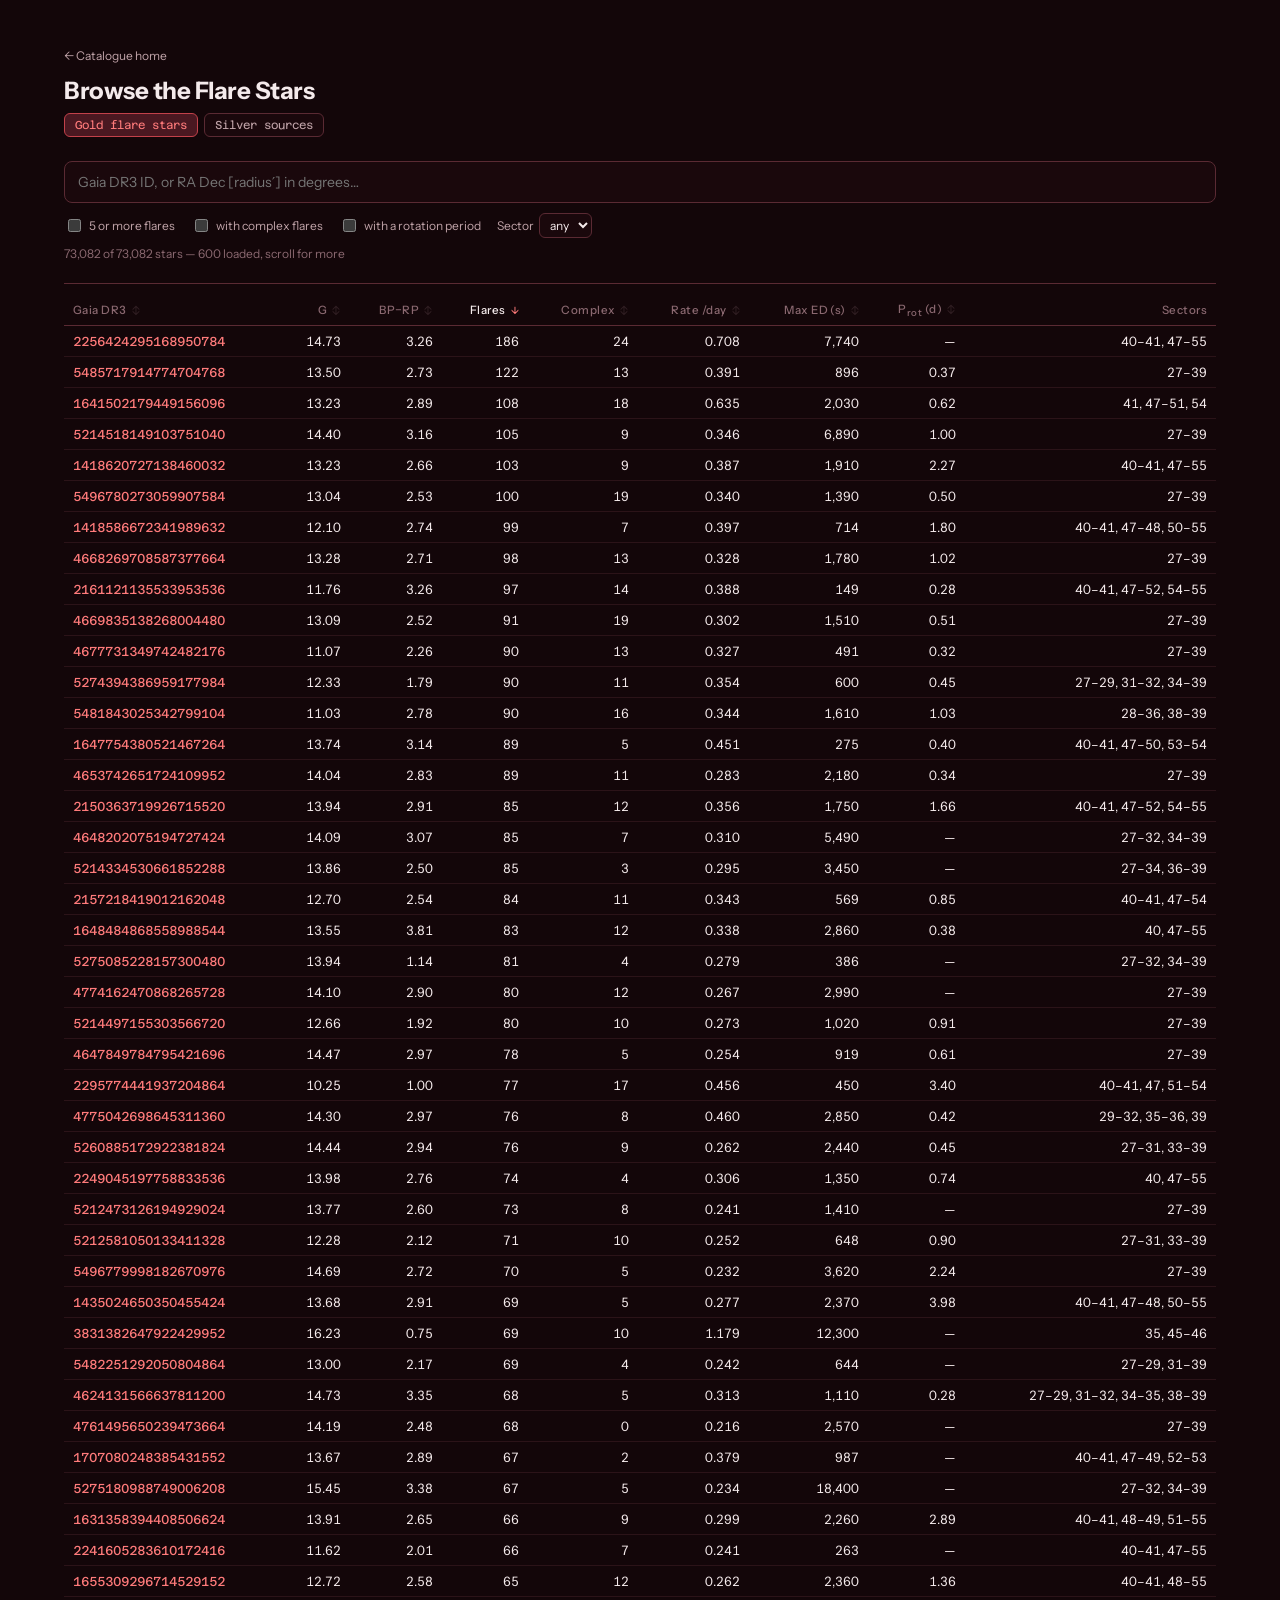
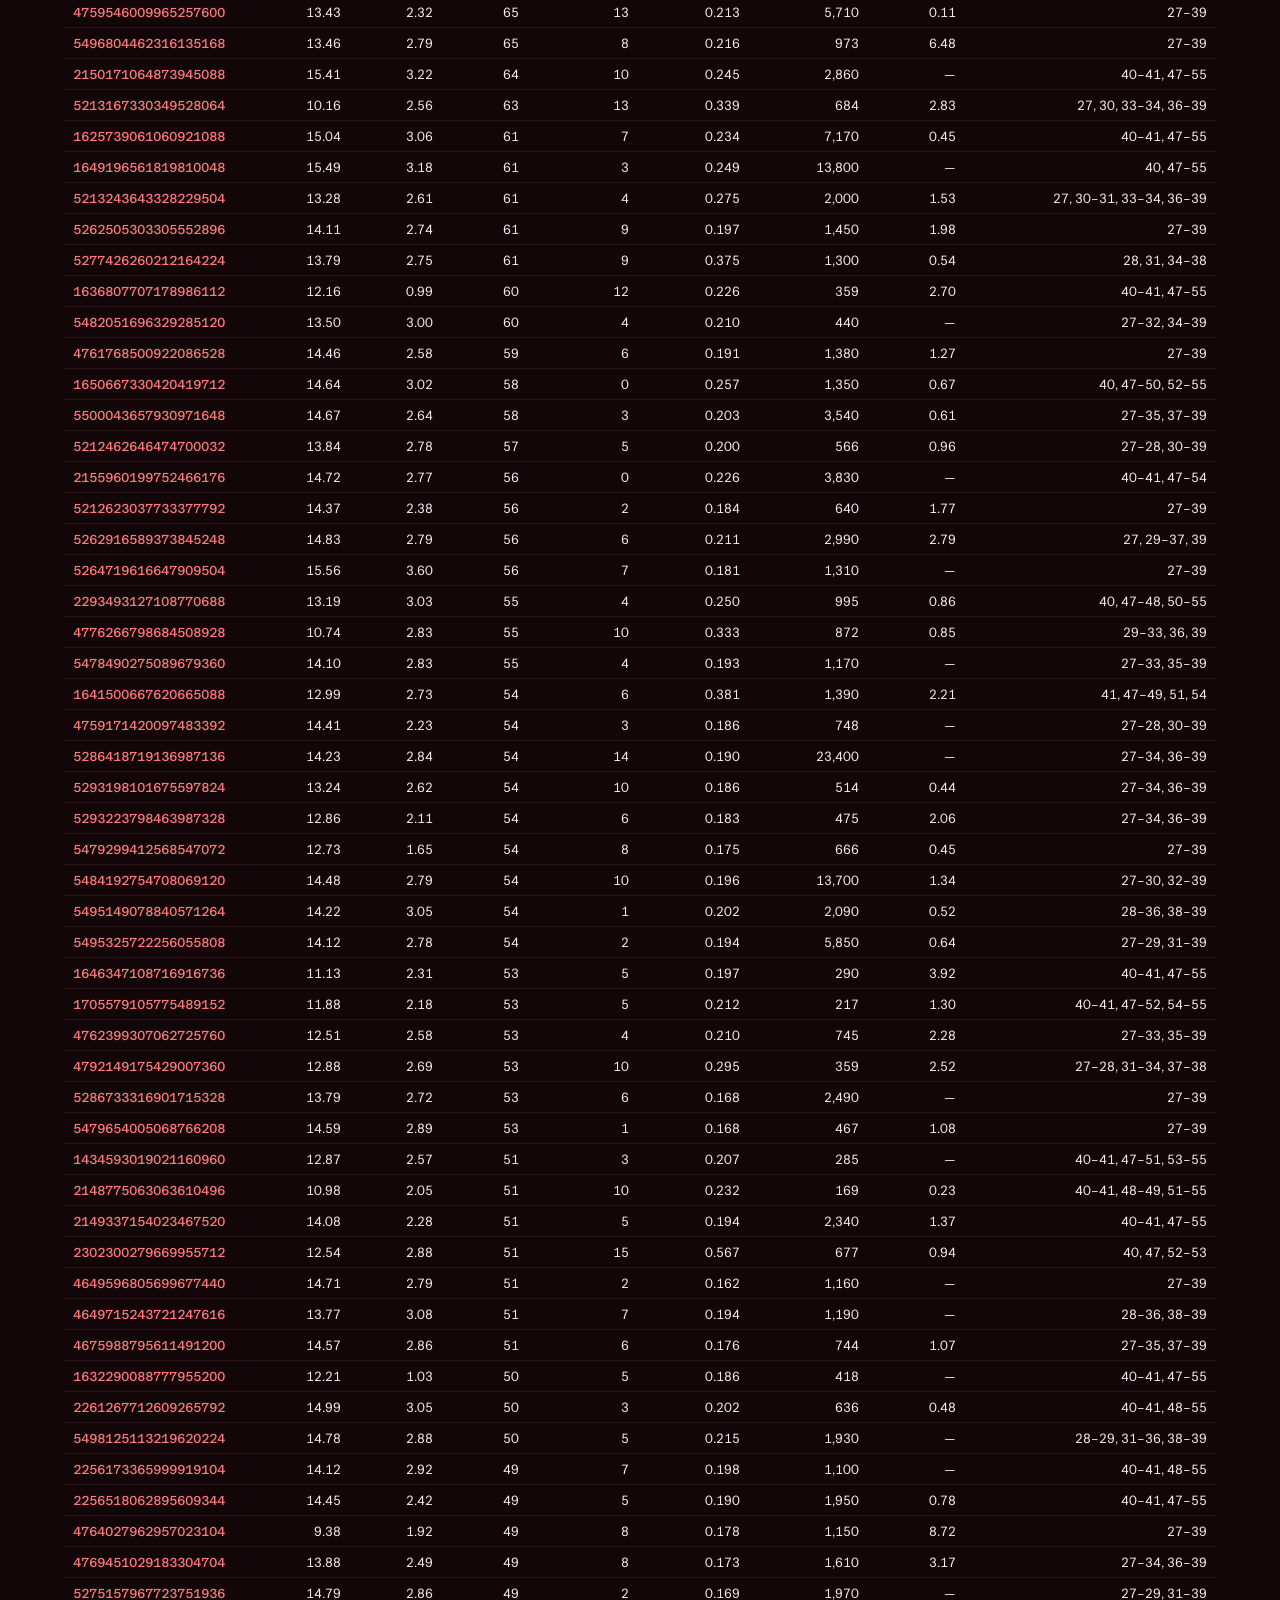
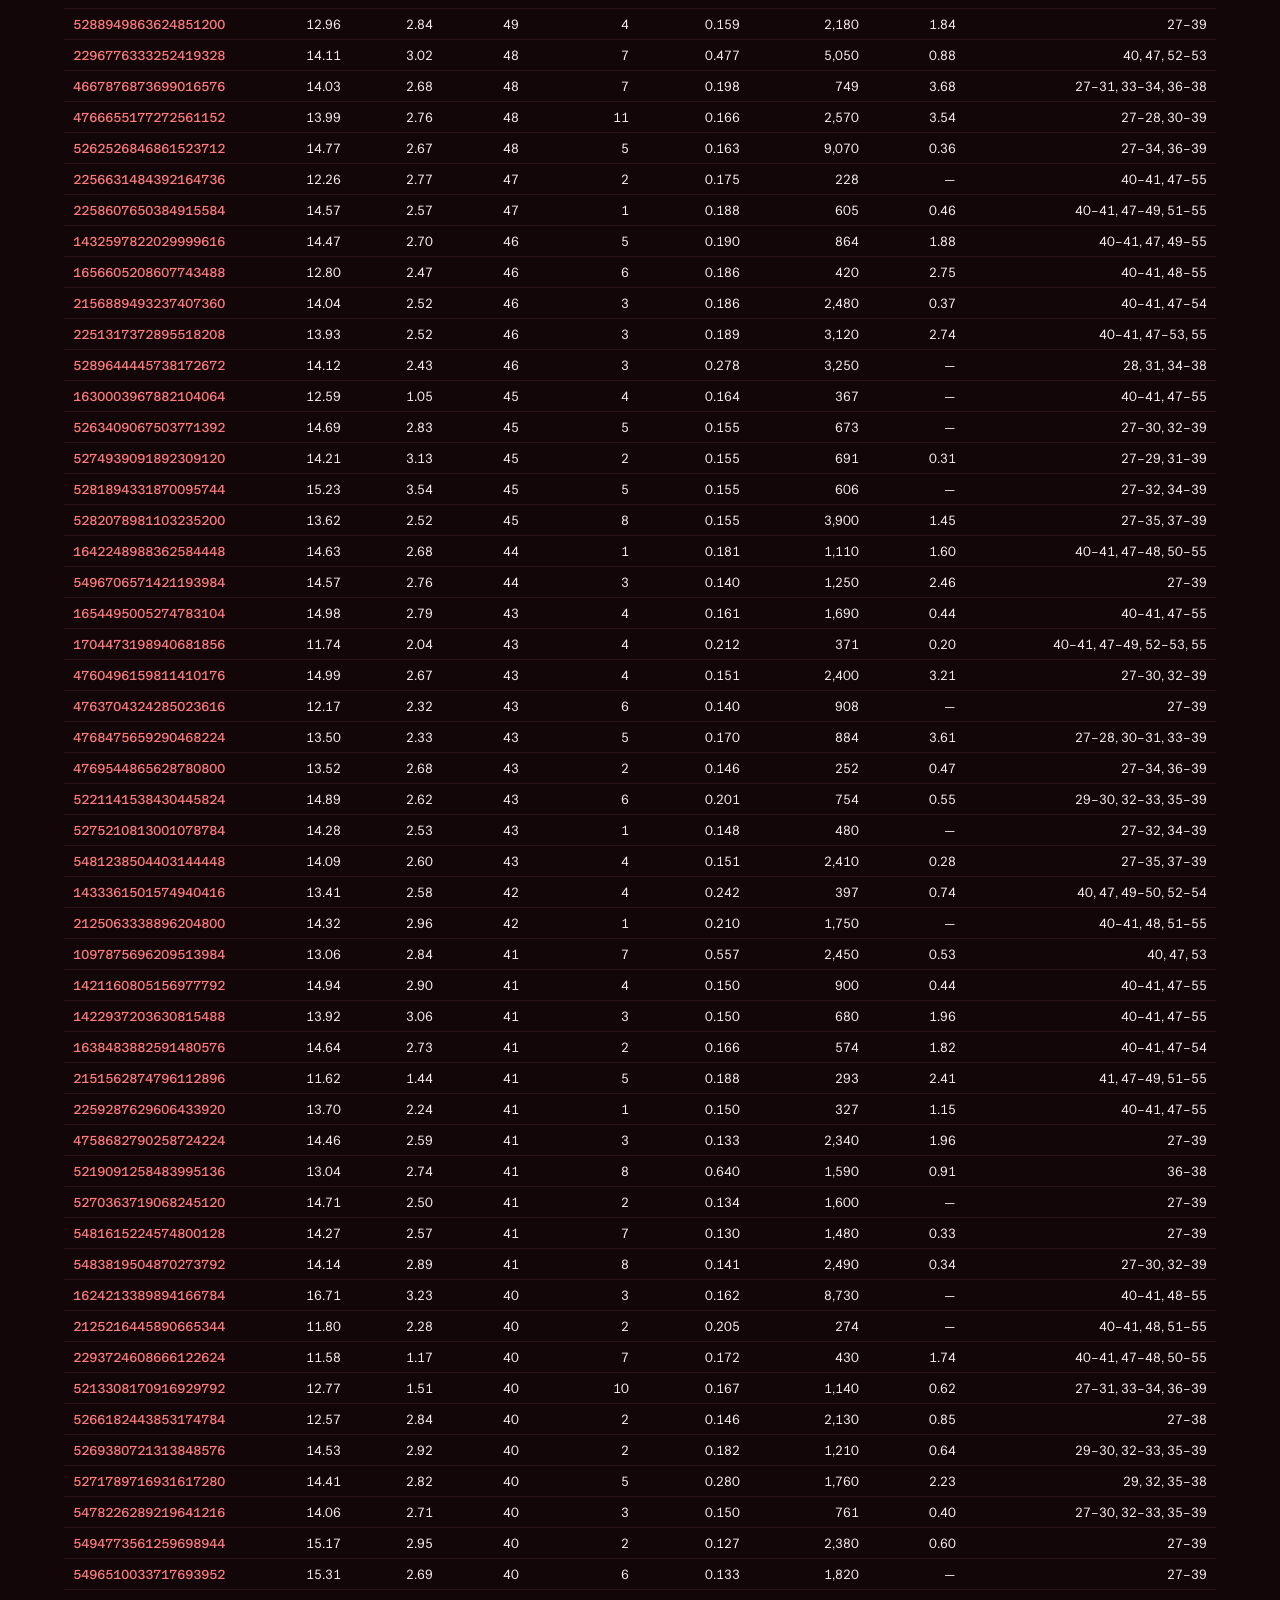
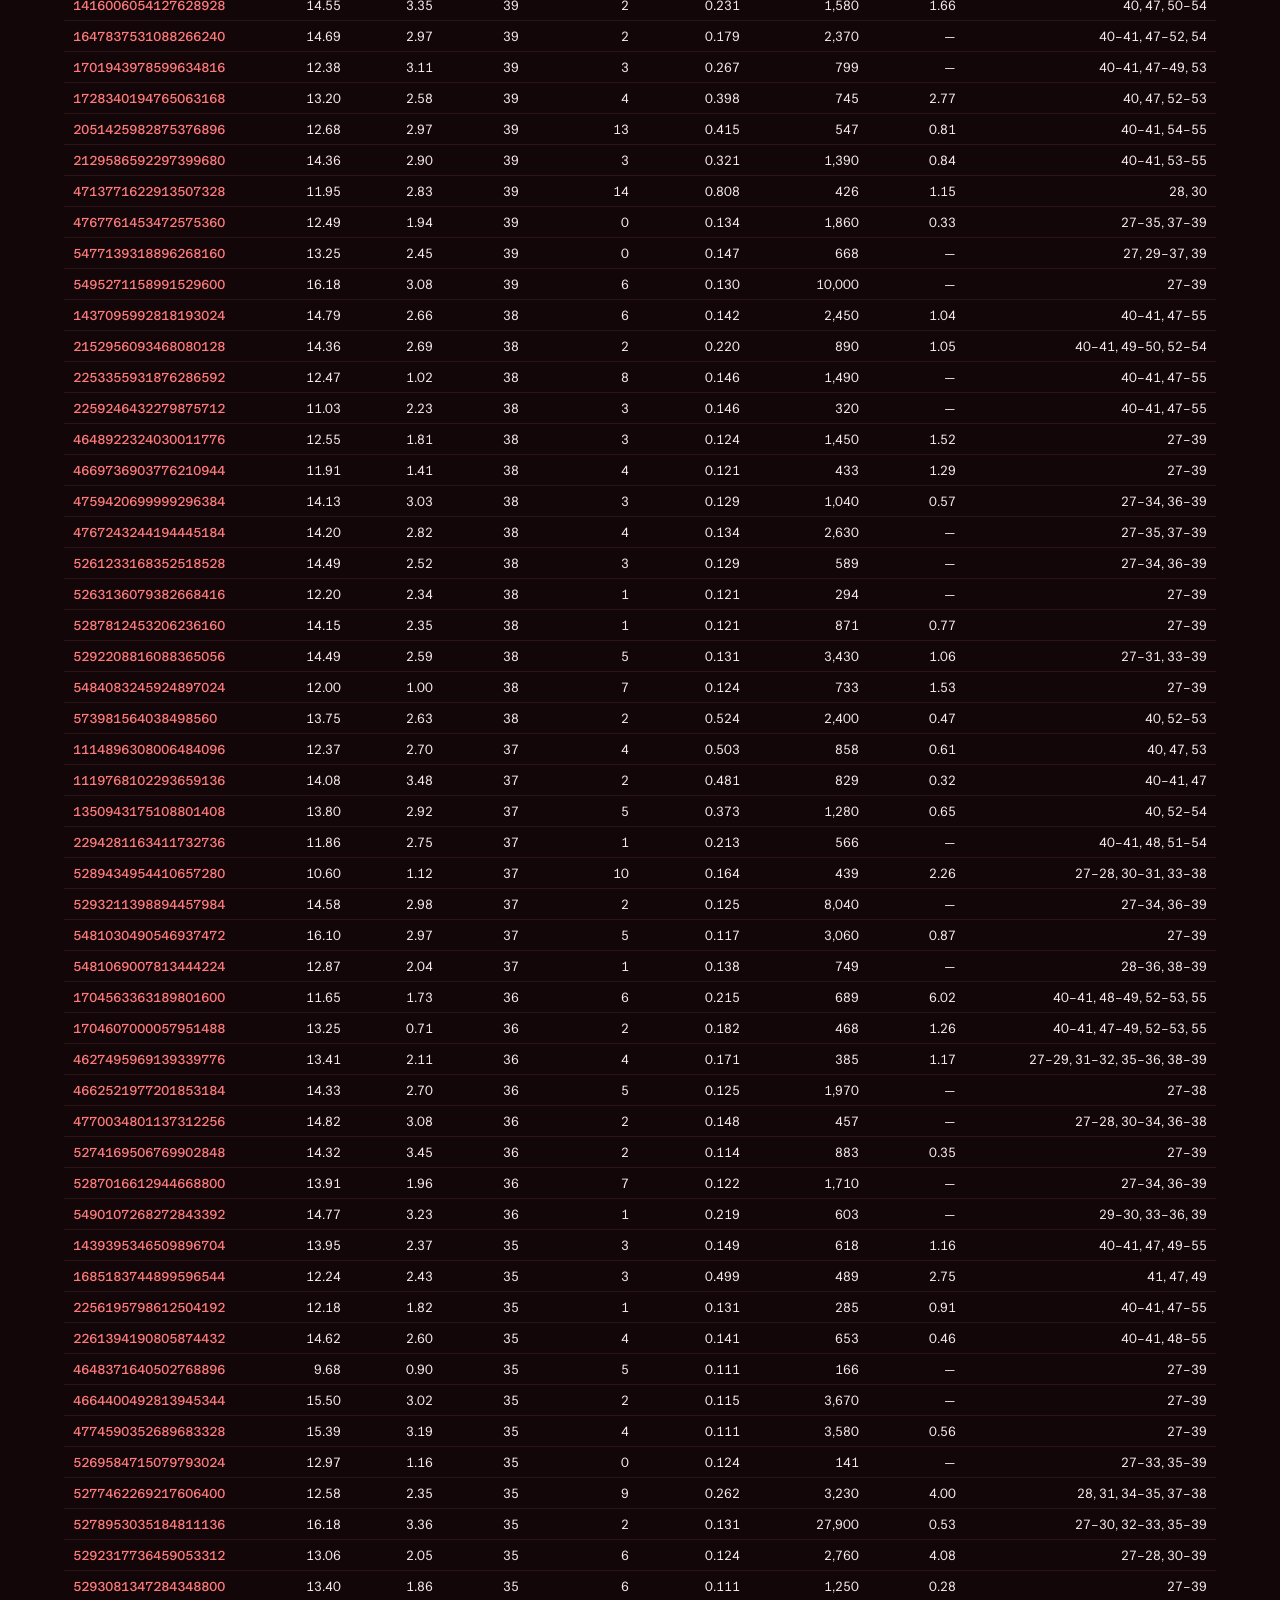
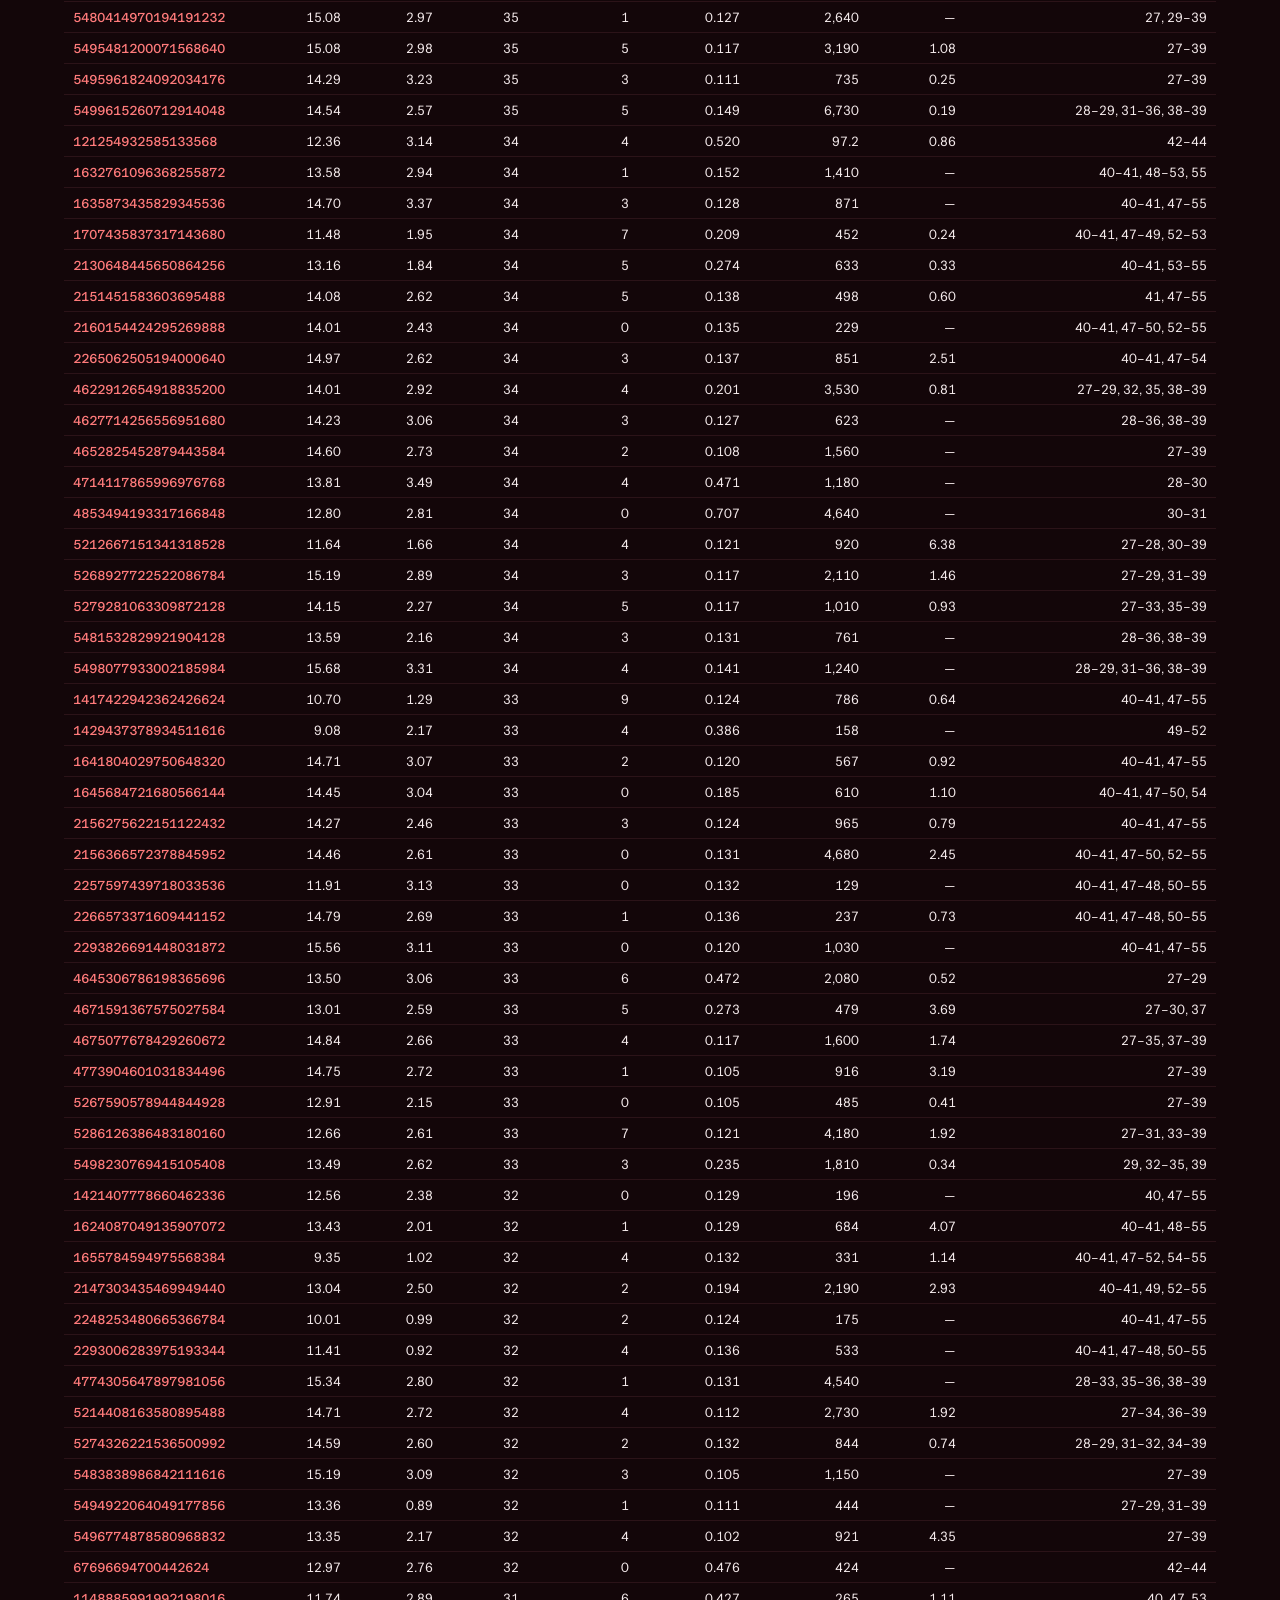
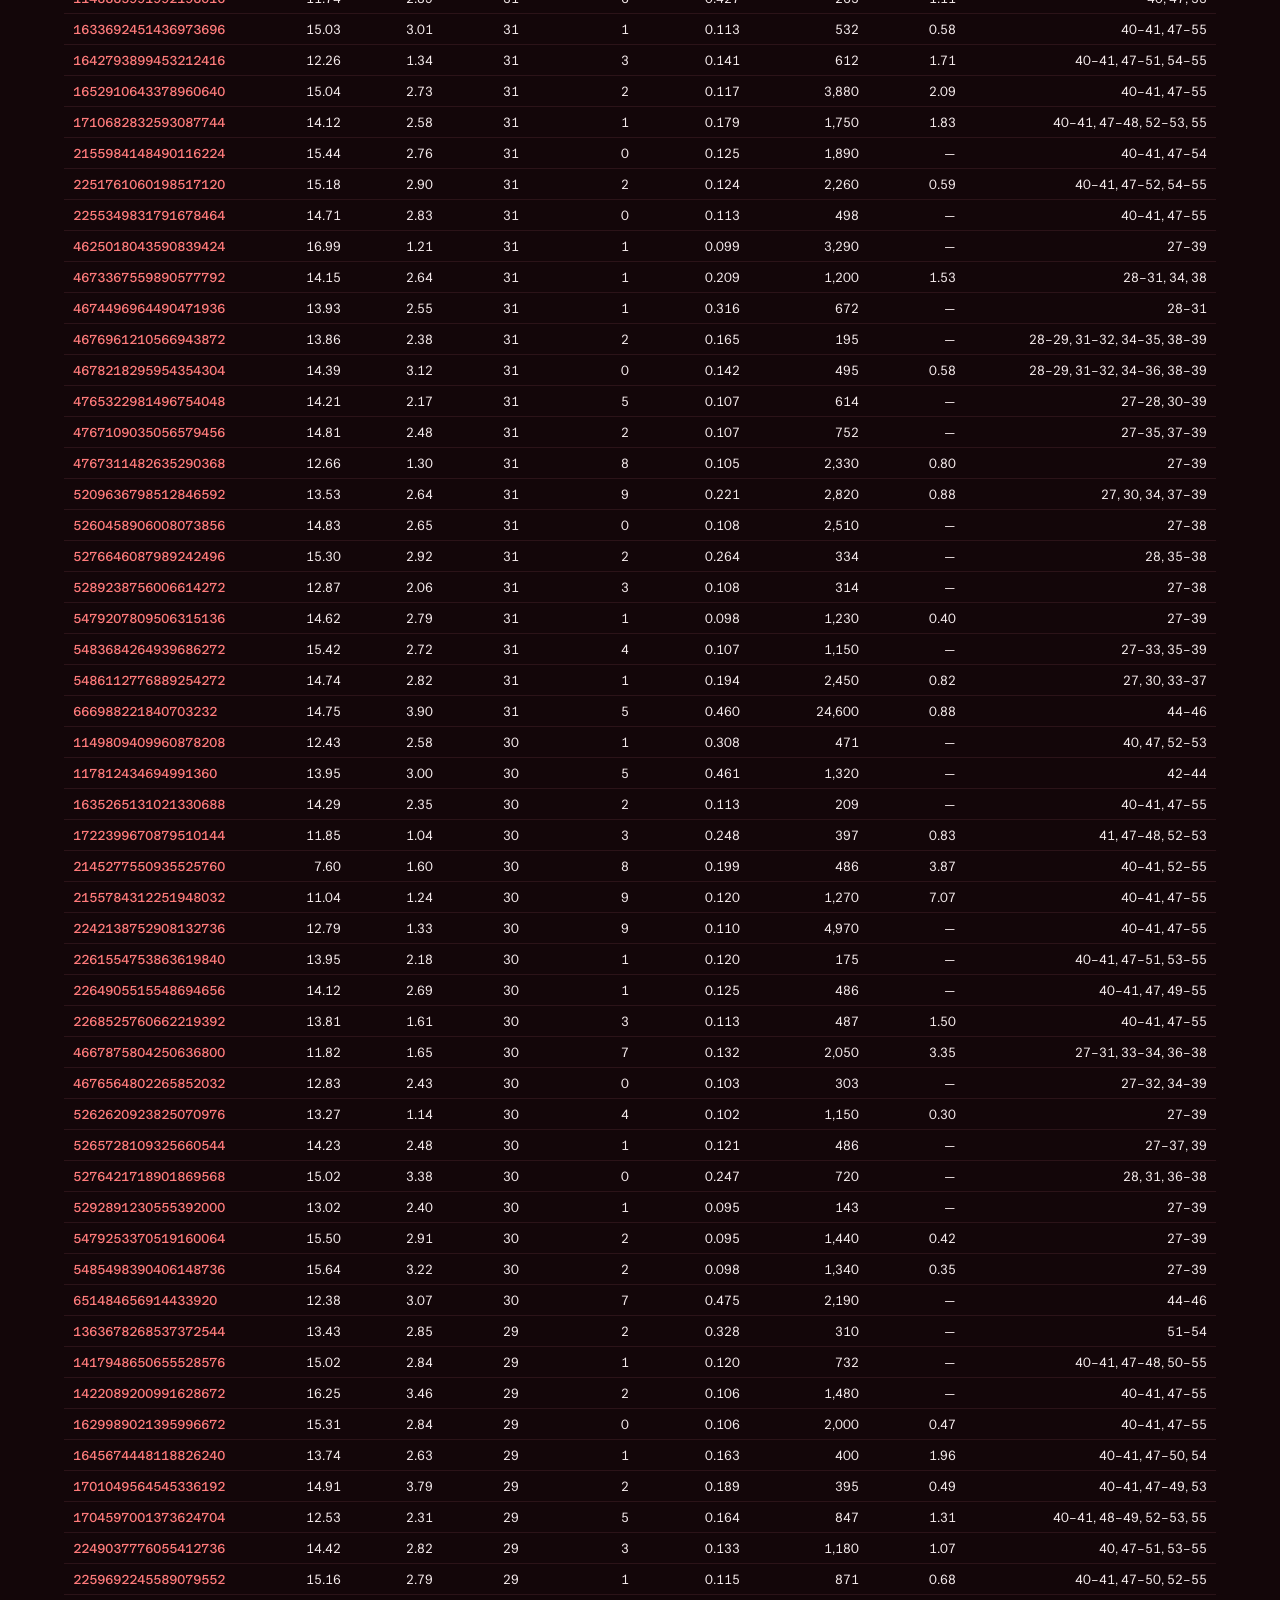
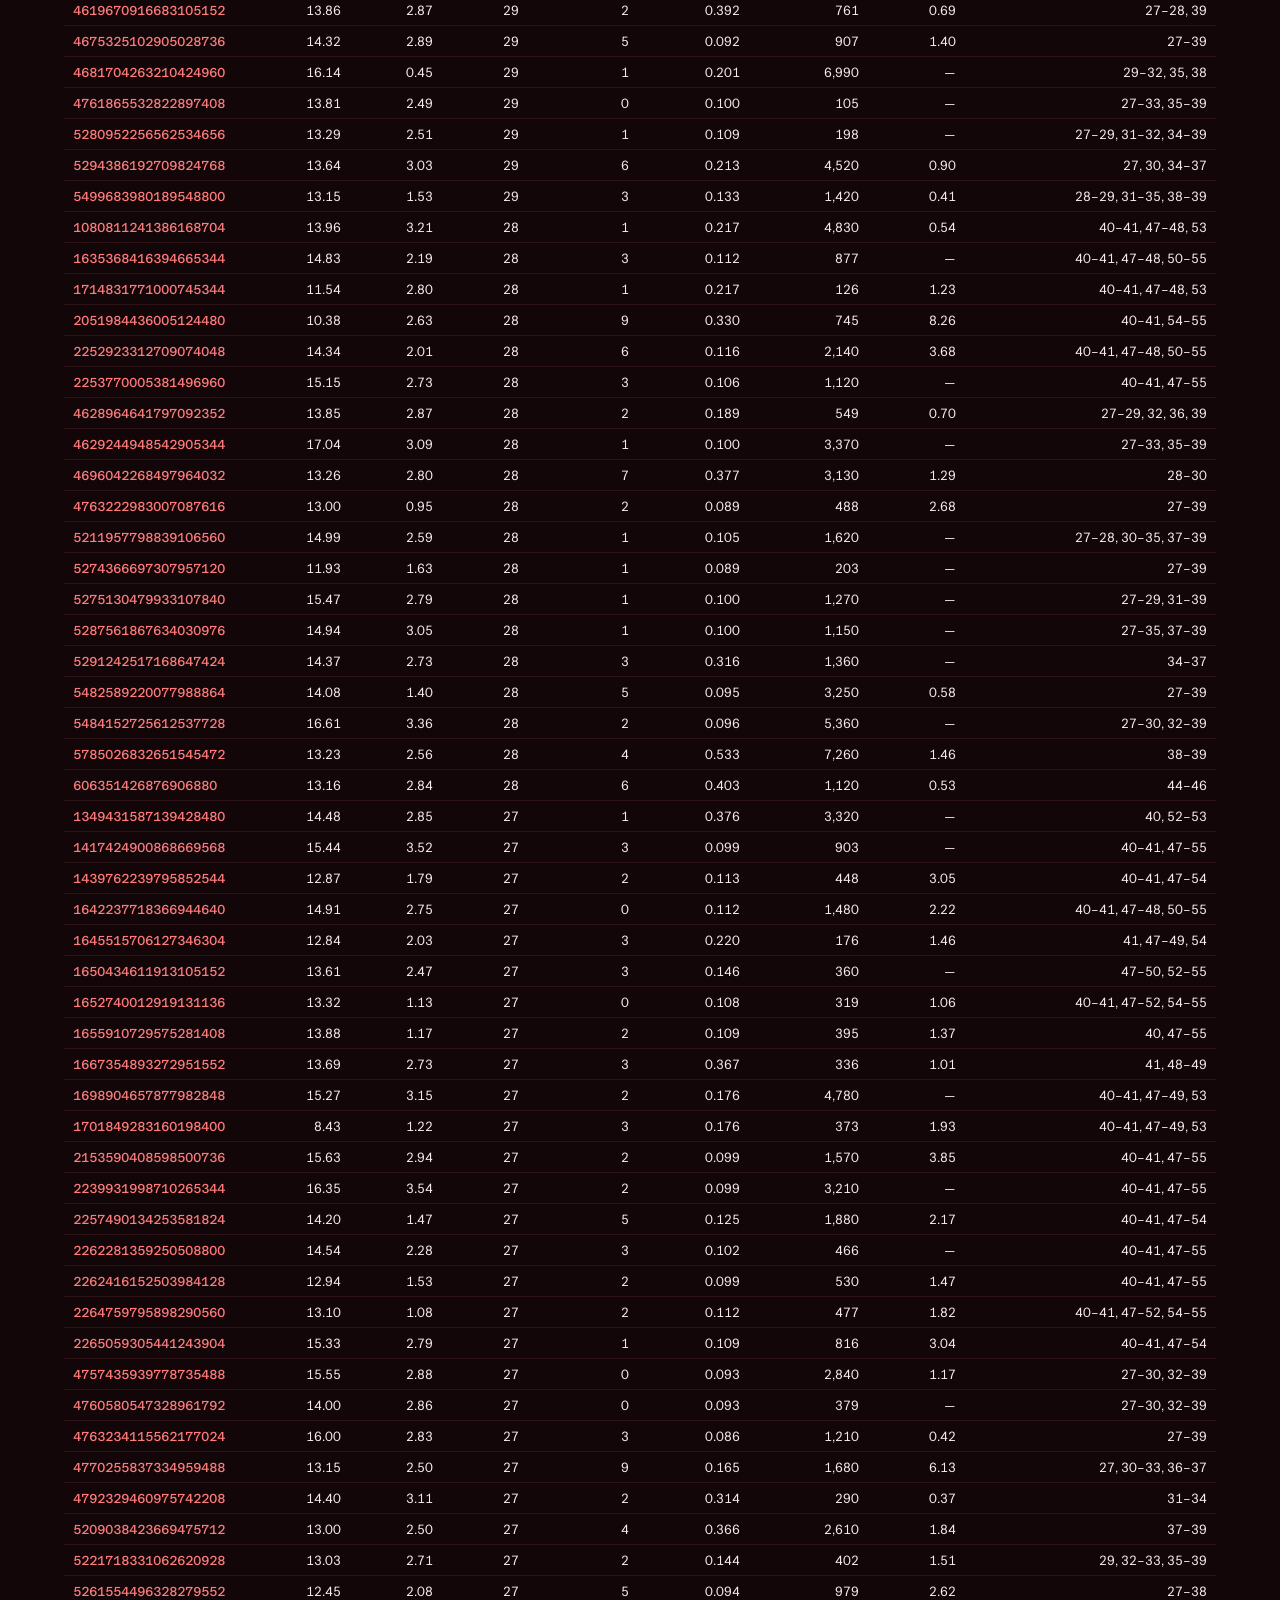
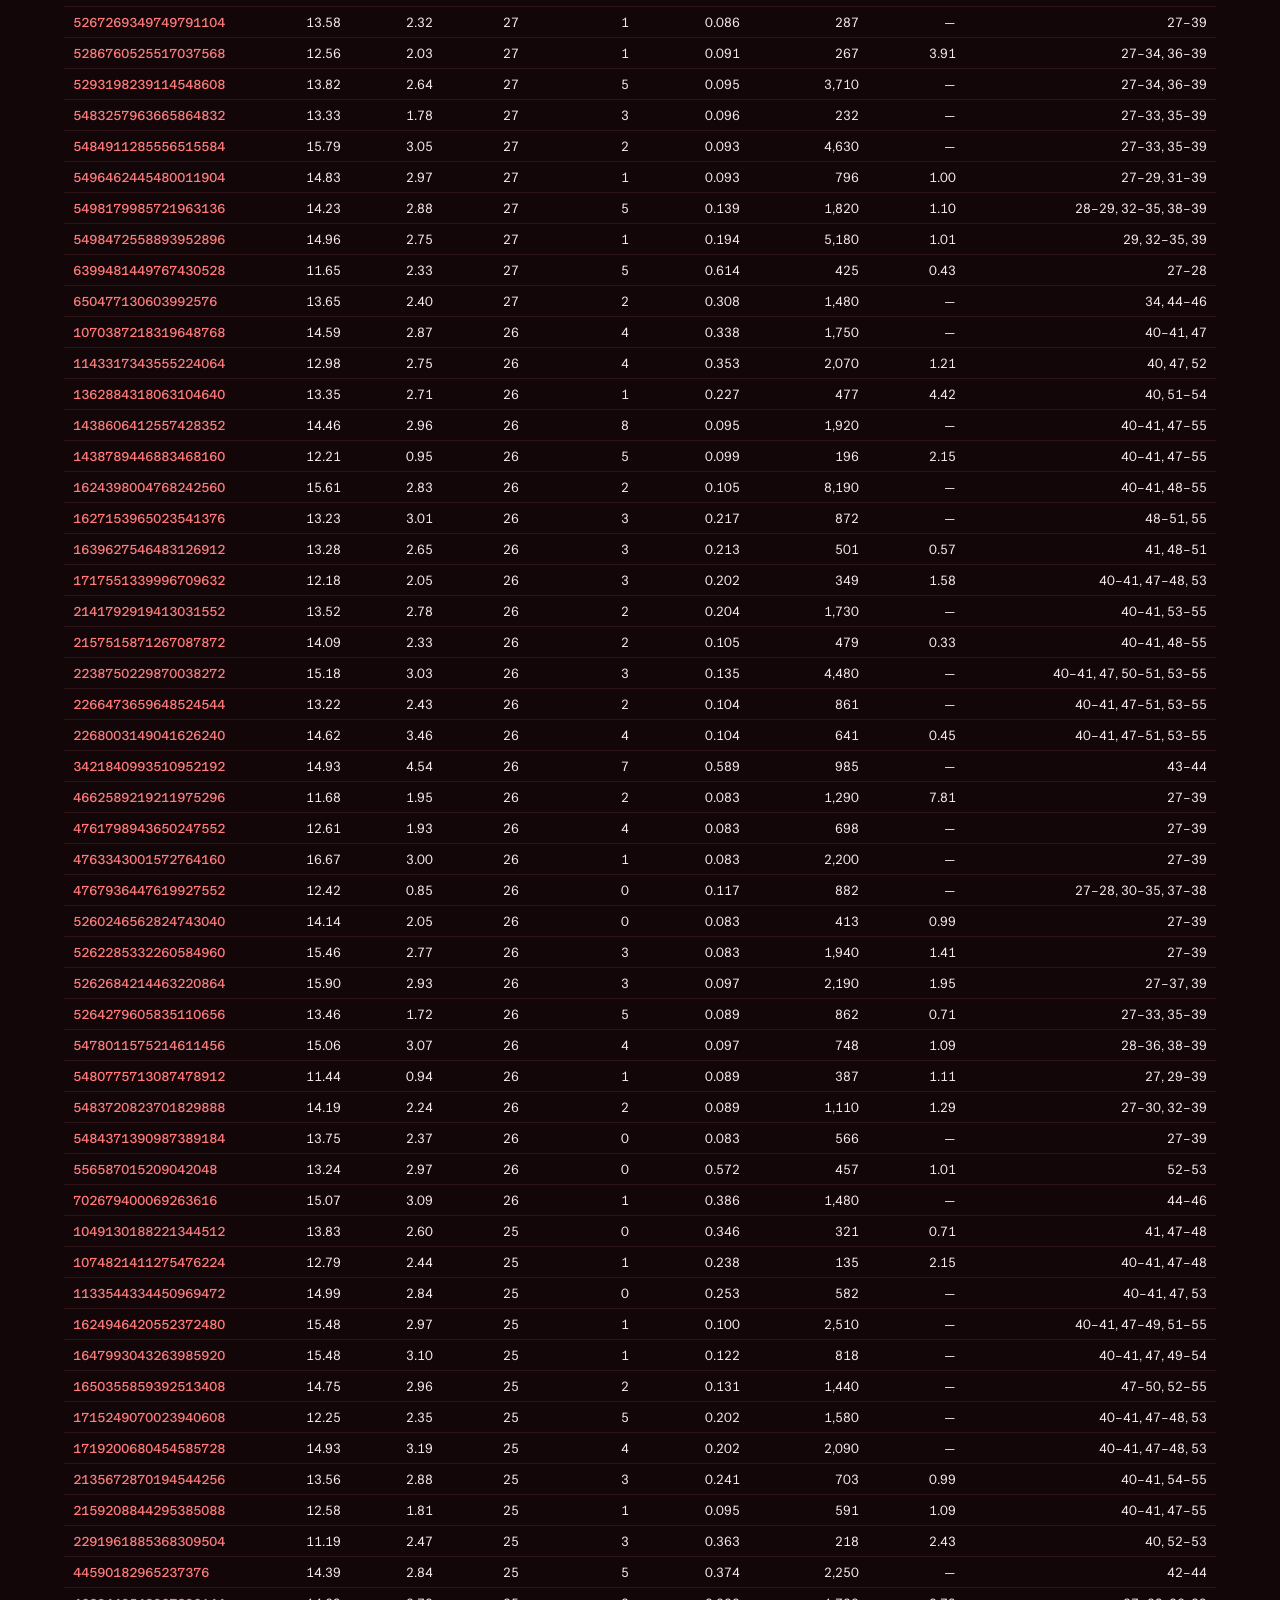
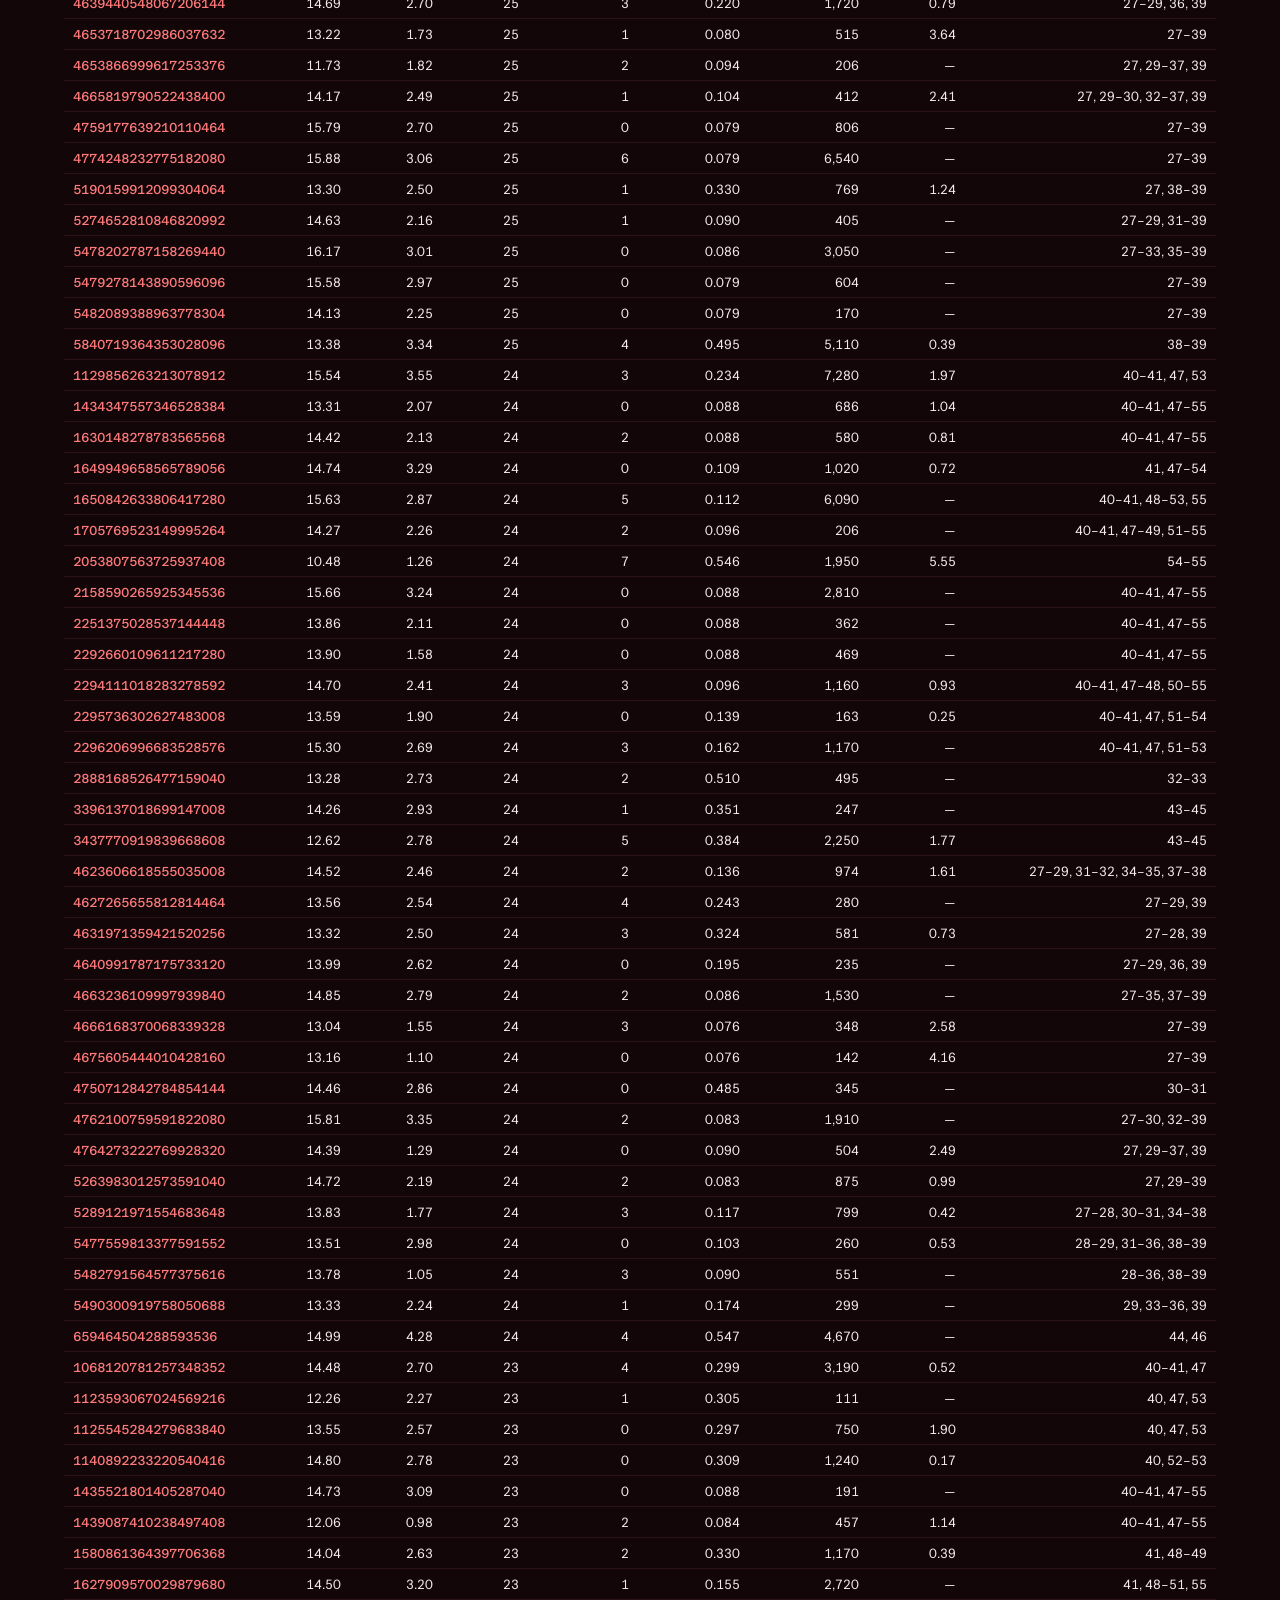
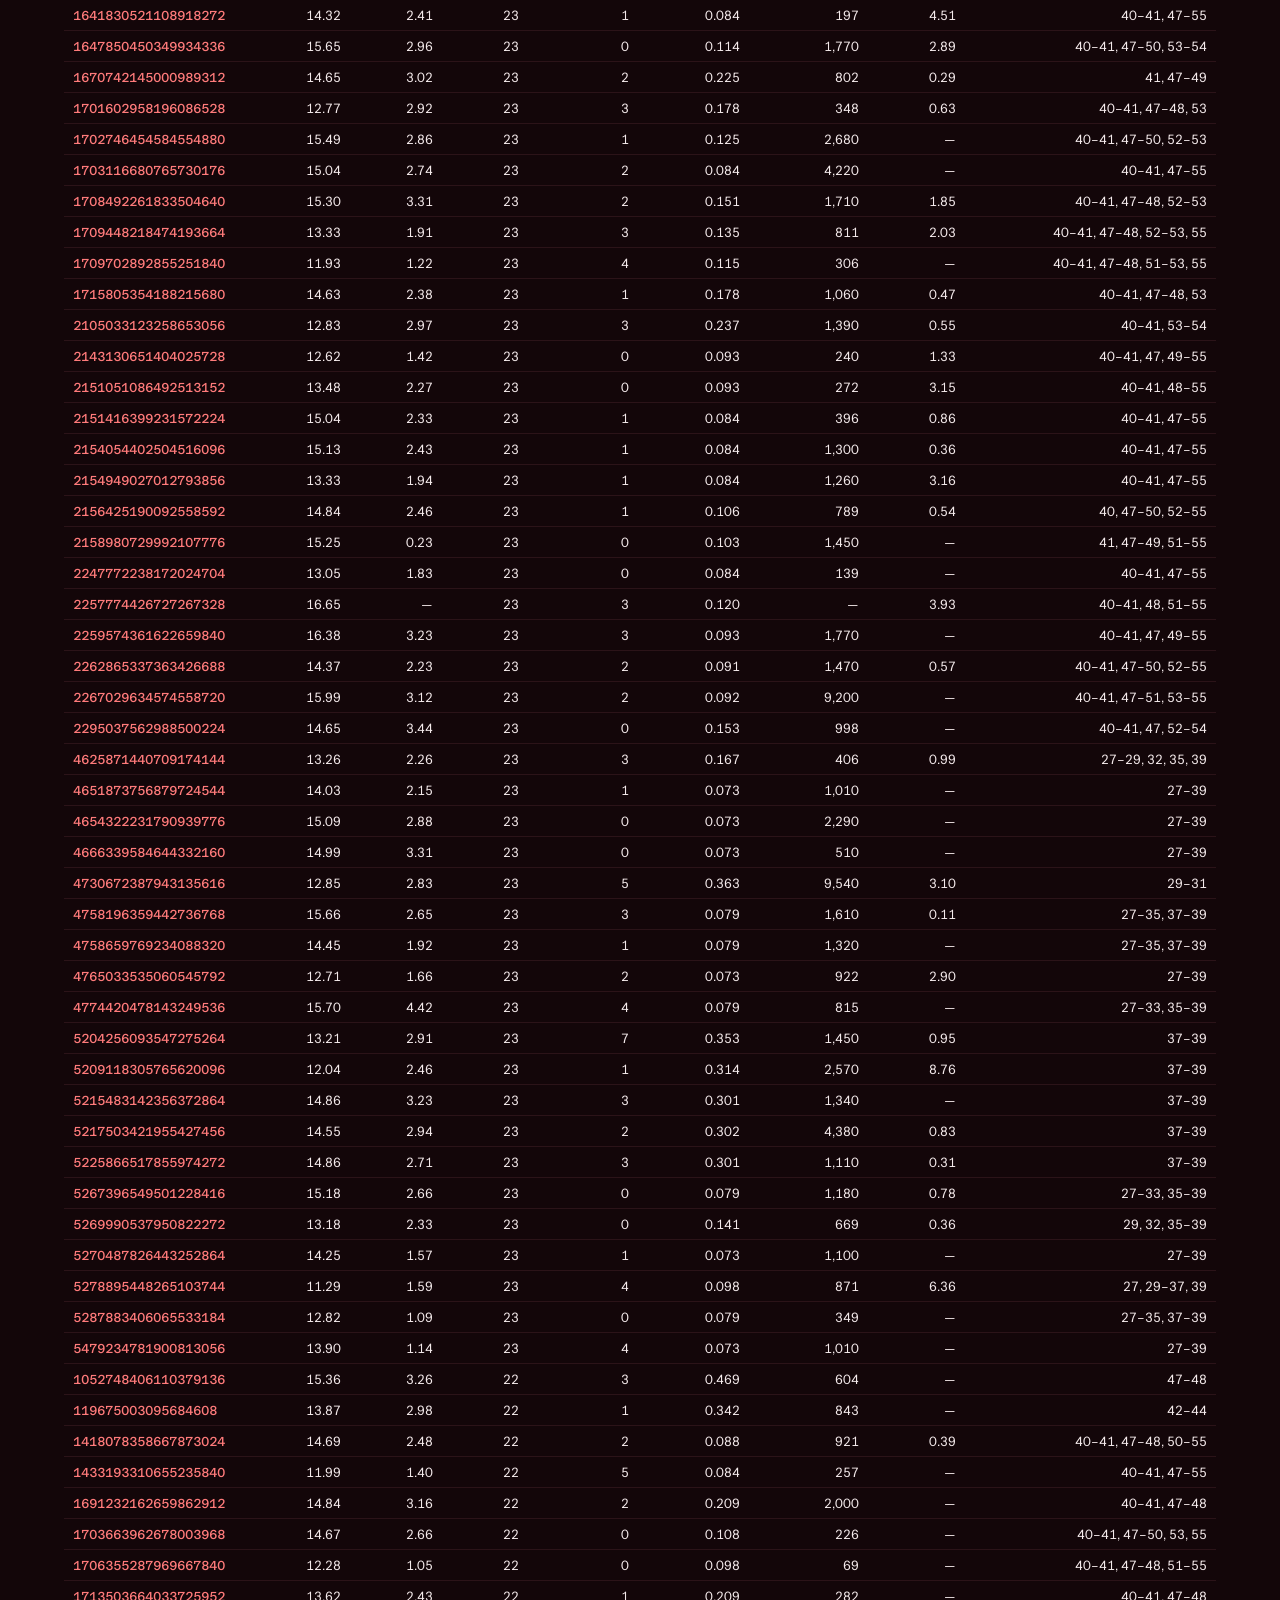
<file: search.html>
<!doctype html><html lang="en"><meta charset="utf-8">
<title>Browse the Catalogue — TESSELLATE Flare Stars</title>
<link rel="icon" href="assets/favicon.svg?v=1" type="image/svg+xml">
<meta name="viewport" content="width=device-width,initial-scale=1">
<link rel="preconnect" href="https://fonts.googleapis.com">
<link rel="preconnect" href="https://fonts.gstatic.com" crossorigin>
<link rel="stylesheet" href="https://fonts.googleapis.com/css2?family=Instrument+Sans:ital,wght@0,400;0,500;0,600;0,700;1,400&family=Azeret+Mono:wght@400;500&display=swap">
<link rel="stylesheet" href="assets/site.css?v=43">
<main class="wide">
  <a class="home" href="index.html">&larr; Catalogue home</a>
  <h1 style="font-size:24px">Browse the Flare Stars</h1>
  <div class="tabs" role="group" aria-label="Catalogue" style="margin:2px 0 12px"><a href="search.html"><button type="button" aria-pressed="true">Gold flare stars</button></a><a href="silver.html"><button type="button" aria-pressed="false">Silver sources</button></a></div>
  <div class="toolbar">
    <input id="q" type="search" placeholder="Gaia DR3 ID, or RA Dec [radius&prime;] in degrees&hellip;" autocomplete="off" spellcheck="false">
    <div class="filters">
      <label><input type="checkbox" id="fmany"> 5 or more flares</label>
      <label><input type="checkbox" id="fcomplex"> with complex flares</label>
      <label><input type="checkbox" id="frot"> with a rotation period</label>
      <label>Sector <select id="fsec"><option value="">any</option></select></label>
    </div>
    <div id="hits"></div>
  </div>
  <div class="tablewrap"><table class="cat"><thead><tr>
    <th data-k="i" tabindex="0" role="button">Gaia DR3</th>
    <th data-k="g" tabindex="0" role="button">G</th>
    <th data-k="c" tabindex="0" role="button">BP&minus;RP</th>
    <th data-k="n" tabindex="0" role="button" aria-sort="descending" title="Flare events on this star (gold and secondary)">Flares</th>
    <th data-k="x" tabindex="0" role="button" title="Flares classed complex">Complex</th>
    <th data-k="rt" tabindex="0" role="button" title="Catalogue flares per day of TESS observation">Rate /day</th>
    <th data-k="e" tabindex="0" role="button" title="Largest flare, equivalent duration in seconds">Max ED (s)</th>
    <th data-k="p" tabindex="0" role="button" title="Rotation period, where a significant one was found">P<sub>rot</sub> (d)</th>
    <th>Sectors</th>
    <th id="sephead" hidden>Sep</th>
  </tr></thead><tbody id="rows"></tbody></table></div>
  <div id="silverhits"></div>
</main>
<script src="assets/common.js?v=29"></script>
<script src="assets/silver.js?v=1"></script>
<script>
const rows = document.getElementById('rows'), hits = document.getElementById('hits'), q = document.getElementById('q');
let DATA = [], VIEW = [], SILVER = null, sortKey = 'n', sortDir = -1, shown = 0, CONE = null;
const CHUNK = 300;
const $ = id => document.getElementById(id);

// windowed rendering: the whole list stays in memory, rows are added as you scroll
function draw(reset) {
  if (reset) { rows.innerHTML = ''; shown = 0; }
  const next = VIEW.slice(shown, shown + CHUNK);
  rows.insertAdjacentHTML('beforeend', next.map(o => TF.row(o)).join(''));
  shown += next.length;
  hits.textContent = `${VIEW.length.toLocaleString()} of ${DATA.length.toLocaleString()} stars` +
    (CONE ? ` within ${CONE.r}′ of (${CONE.ra}, ${CONE.dec})` : '') +
    (shown < VIEW.length ? ` — ${shown.toLocaleString()} loaded, scroll for more` : '');
}
function apply() {
  const sec = $('fsec').value;
  const extra = o => (!$('fmany').checked || o.n >= 5) && (!$('fcomplex').checked || o.x > 0) &&
                     (!$('frot').checked || o.p != null) && (!sec || o.s.includes(+sec));
  const {list, cone} = TF.filterSort(DATA, q.value, sortKey, sortDir, extra);
  CONE = cone; $('sephead').hidden = !cone;
  VIEW = list; draw(true);
  if (SILVER) TFSilver.block($('silverhits'), SILVER, q.value);
}
function sortBy(th) {
  const k = th.dataset.k;
  sortDir = (k === sortKey) ? -sortDir : (k === 'i' || k === 'g' || k === 'c' ? 1 : -1);
  sortKey = k;
  document.querySelectorAll('th[data-k]').forEach(h => h.removeAttribute('aria-sort'));
  th.setAttribute('aria-sort', sortDir > 0 ? 'ascending' : 'descending');
  apply(); window.scrollTo({top: 0});
}
document.querySelectorAll('th[data-k]').forEach(th => {
  th.addEventListener('click', () => sortBy(th));
  th.addEventListener('keydown', e => { if (e.key === 'Enter' || e.key === ' ') { e.preventDefault(); sortBy(th); } });
});
q.addEventListener('input', apply);
for (const id of ['fmany', 'fcomplex', 'frot', 'fsec']) $(id).addEventListener('change', apply);
window.addEventListener('scroll', () => {
  if (shown < VIEW.length && window.innerHeight + window.scrollY > document.body.offsetHeight - 600) draw(false);
});

// keep the browse state when coming back from a star page (per tab, never sent anywhere)
const SKEY = 'tessellate.flares.browse';
function saveState() {
  try { sessionStorage.setItem(SKEY, JSON.stringify({q: q.value, sortKey, sortDir, y: window.scrollY,
    fmany: $('fmany').checked, fcomplex: $('fcomplex').checked, frot: $('frot').checked, fsec: $('fsec').value})); } catch (e) {}
}
function restoreState() {
  try {
    const v = JSON.parse(sessionStorage.getItem(SKEY) || 'null'); if (!v) return null;
    q.value = v.q || ''; $('fmany').checked = !!v.fmany; $('fcomplex').checked = !!v.fcomplex;
    $('frot').checked = !!v.frot; $('fsec').value = v.fsec || '';
    if (v.sortKey) {
      sortKey = v.sortKey; sortDir = v.sortDir || -1;
      document.querySelectorAll('th[data-k]').forEach(h => h.removeAttribute('aria-sort'));
      const th = document.querySelector(`th[data-k="${sortKey}"]`);
      if (th) th.setAttribute('aria-sort', sortDir > 0 ? 'ascending' : 'descending');
    }
    return v;
  } catch (e) { return null; }
}
window.addEventListener('pagehide', saveState);
document.addEventListener('click', e => { if (e.target.closest('#rows a')) saveState(); });

TF.summary().then(s => {
  $('fsec').insertAdjacentHTML('beforeend', s.sectors.map(x => `<option value="${x}">${x}</option>`).join(''));
  return TF.index();
}).then(j => {
  DATA = j;
  TFSilver.load().then(S => { SILVER = S; apply(); }).catch(() => {});
  const v = restoreState();
  apply();
  if (v && v.y) {
    let guard = 0;
    (function seek() {
      if (window.scrollY < v.y && shown < VIEW.length && guard++ < 200) draw(false);
      if (document.body.offsetHeight >= v.y + window.innerHeight || shown >= VIEW.length) { window.scrollTo(0, v.y); return; }
      if (guard < 200) requestAnimationFrame(seek); else window.scrollTo(0, v.y);
    })();
  }
}).catch(() => { hits.textContent = 'Could not load the catalogue index.'; });
</script>
</html>
</file>
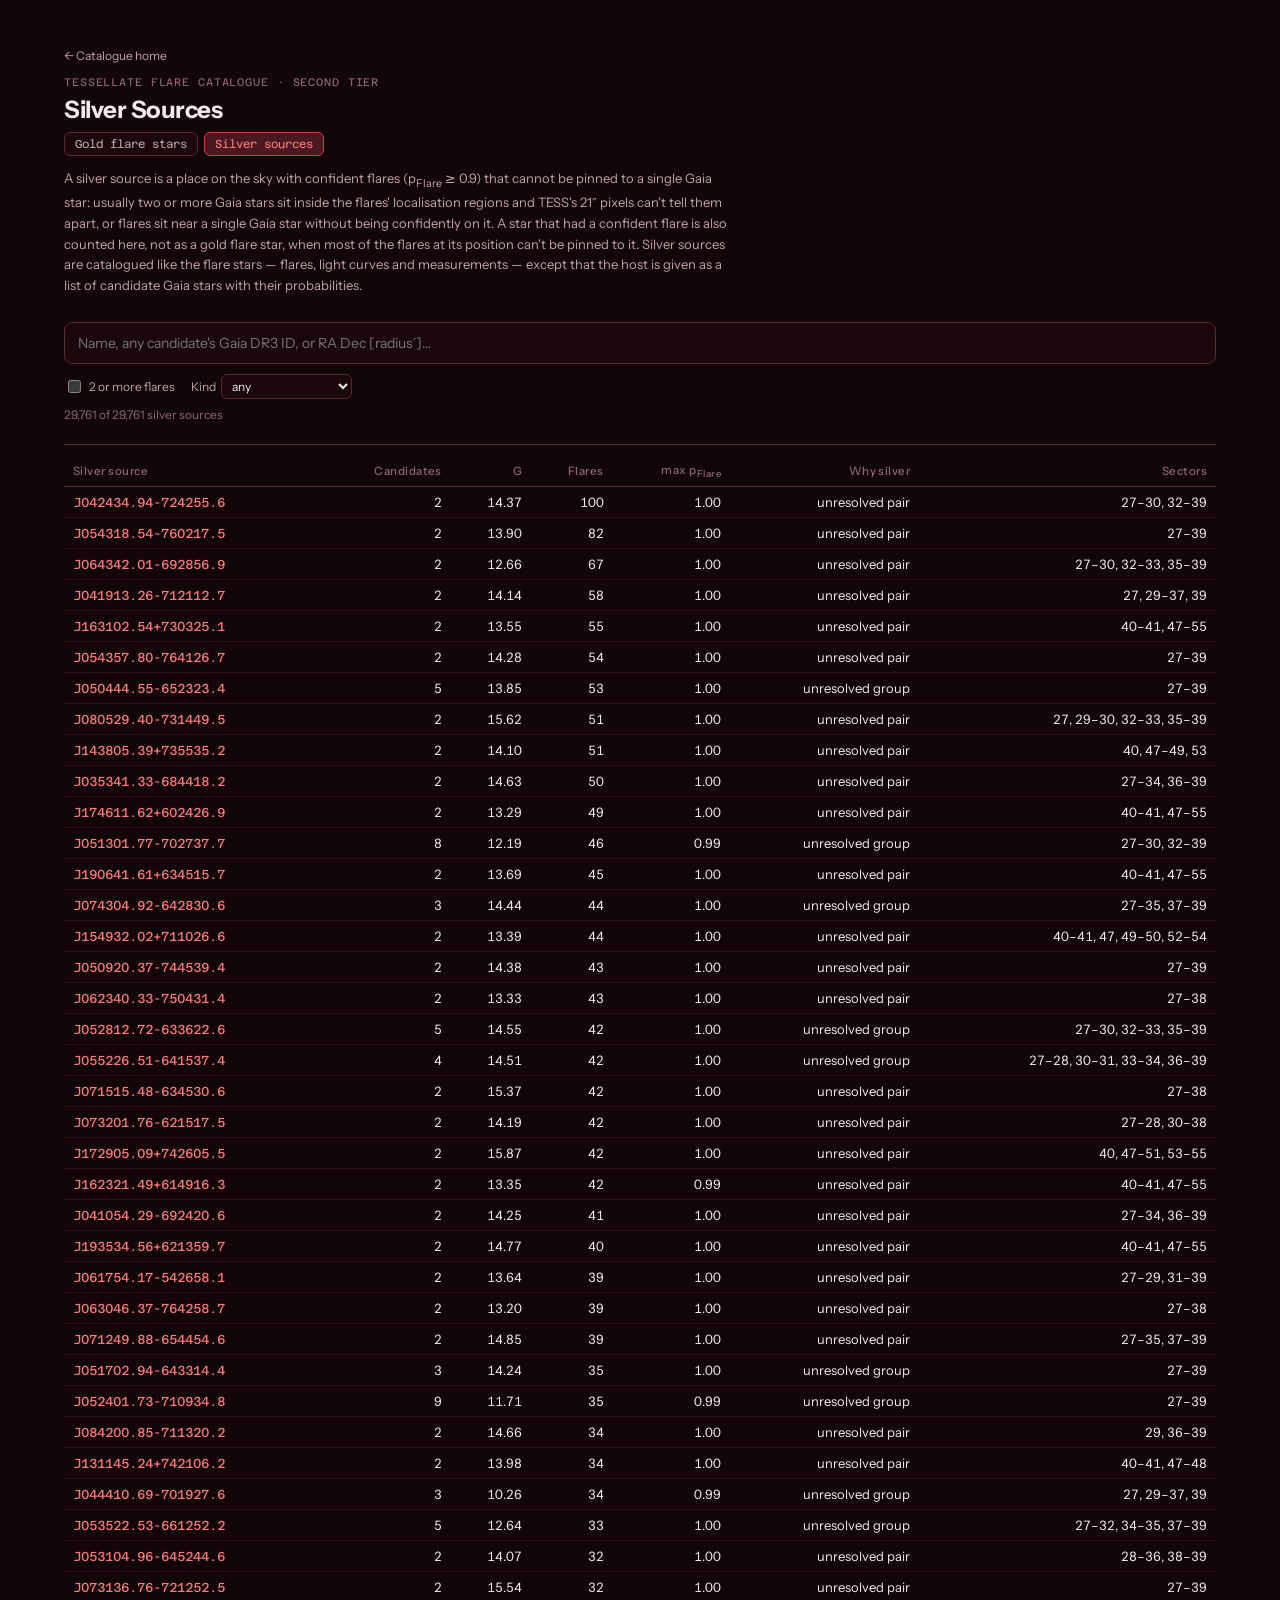
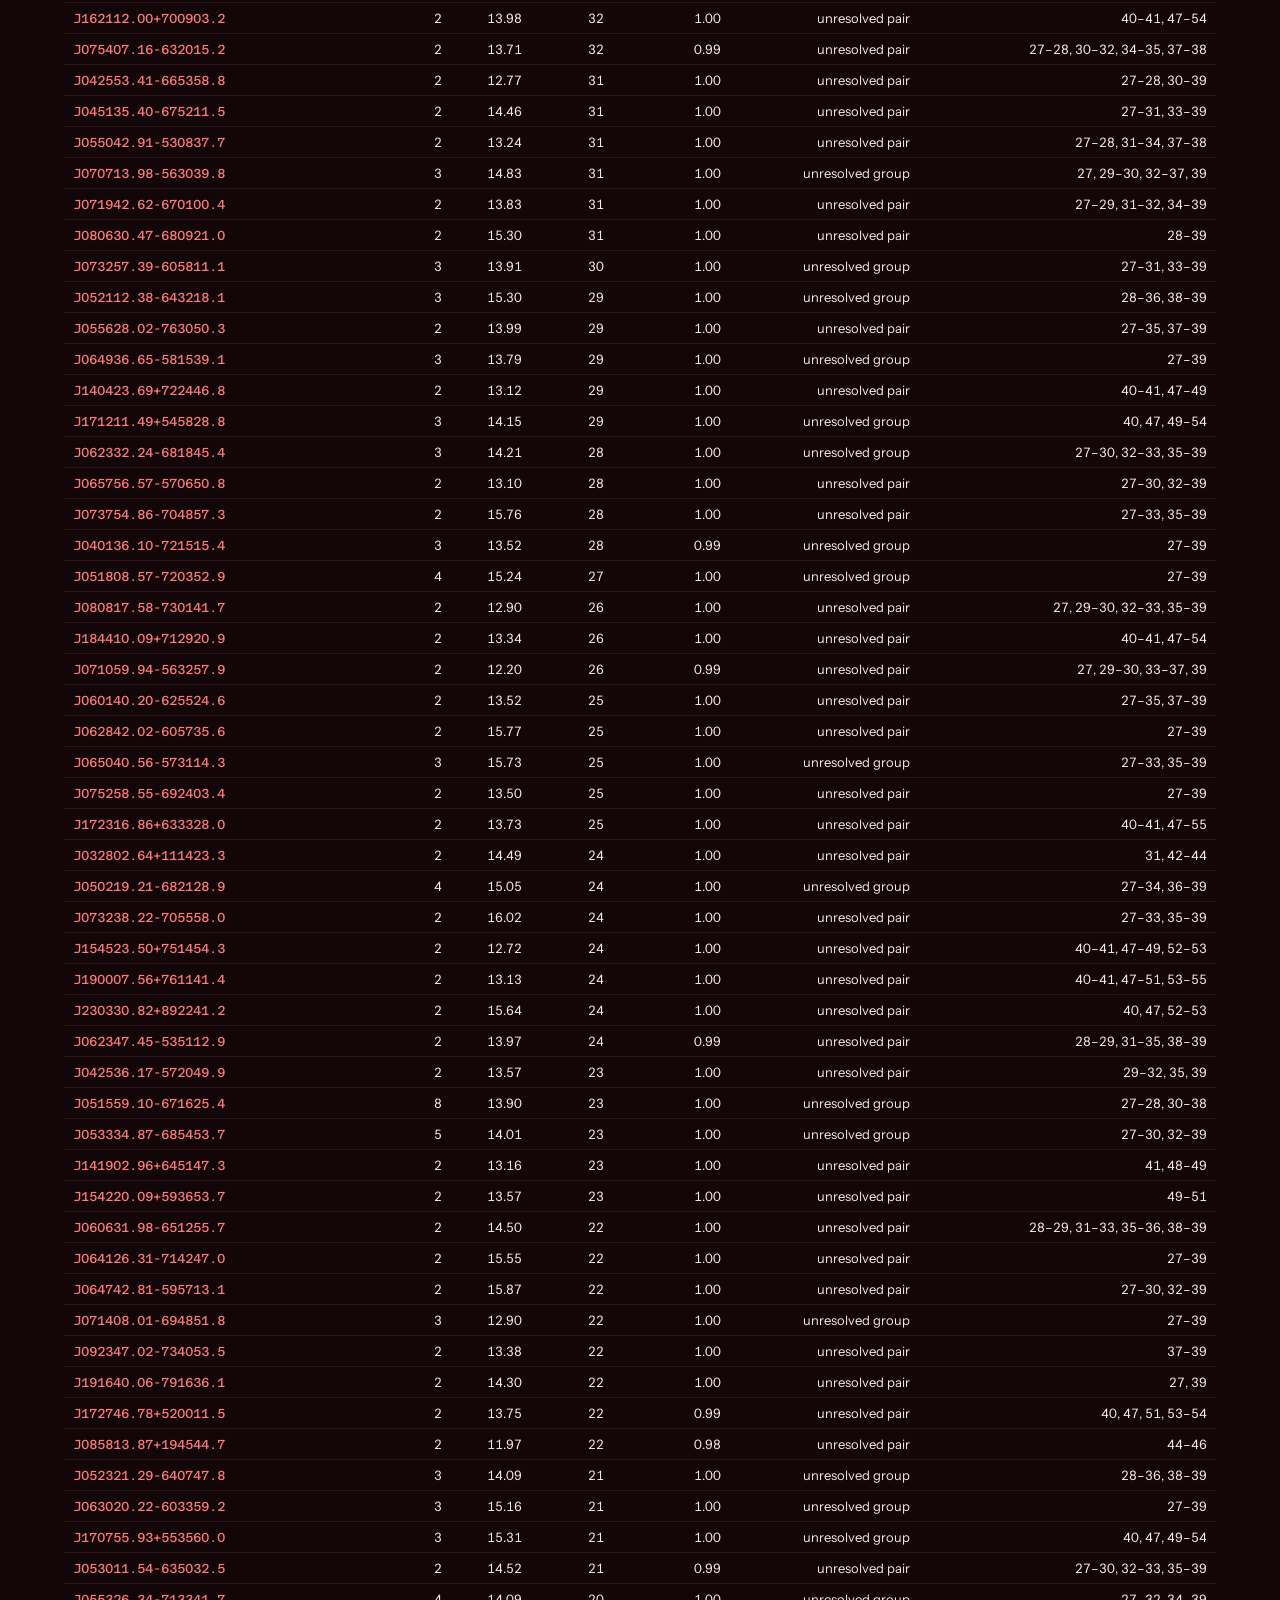
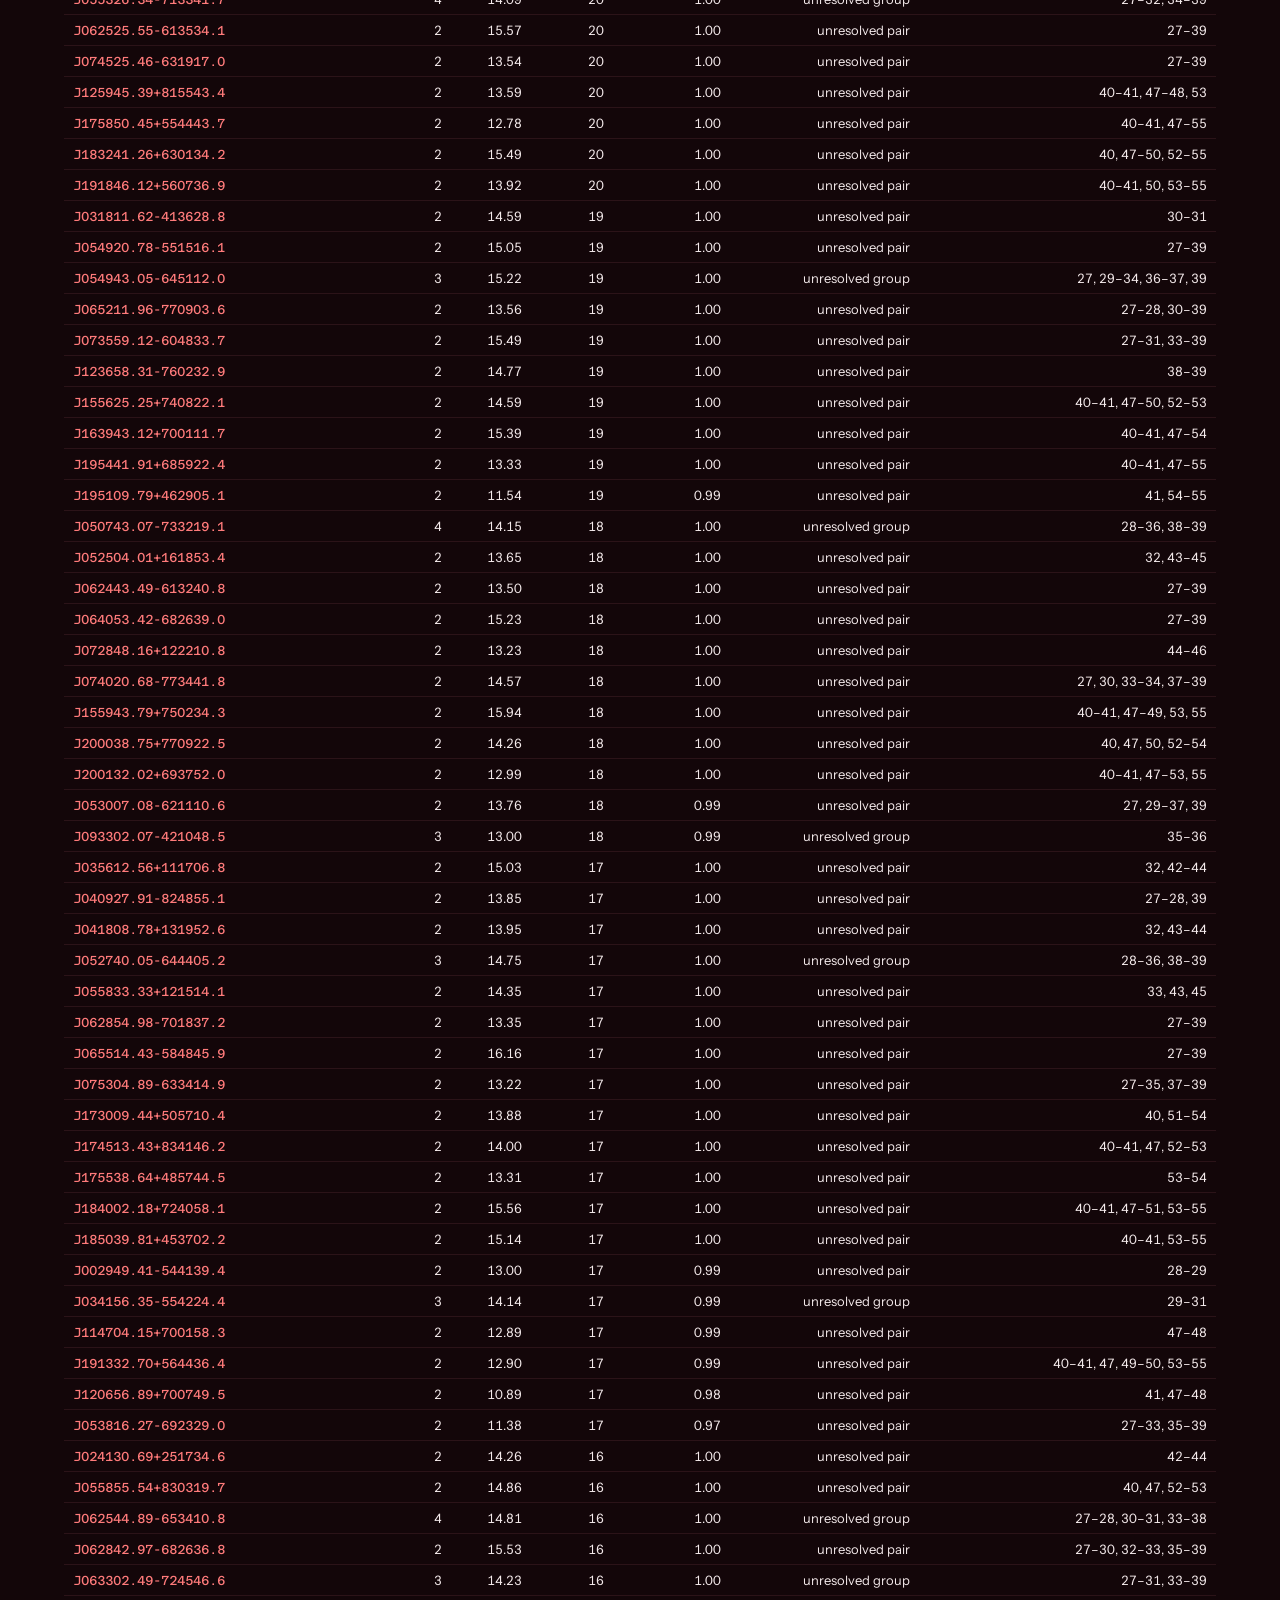
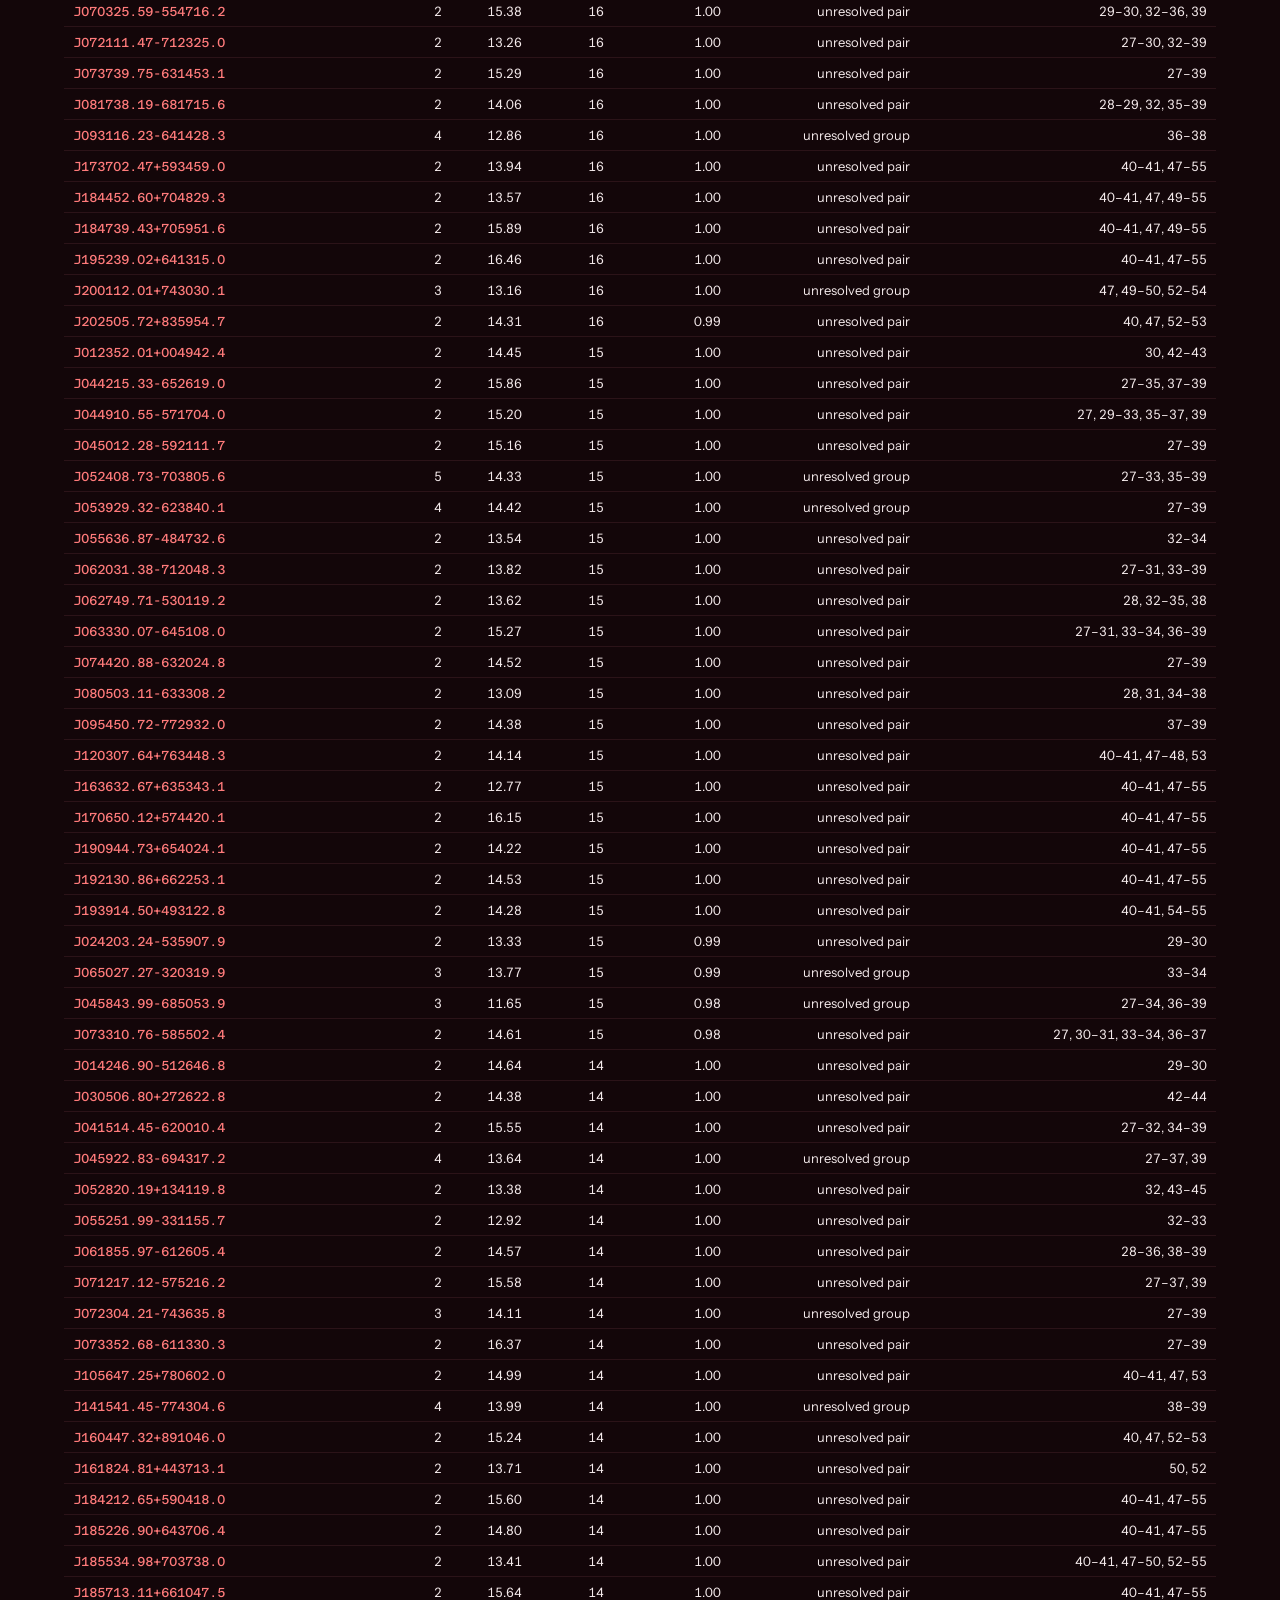
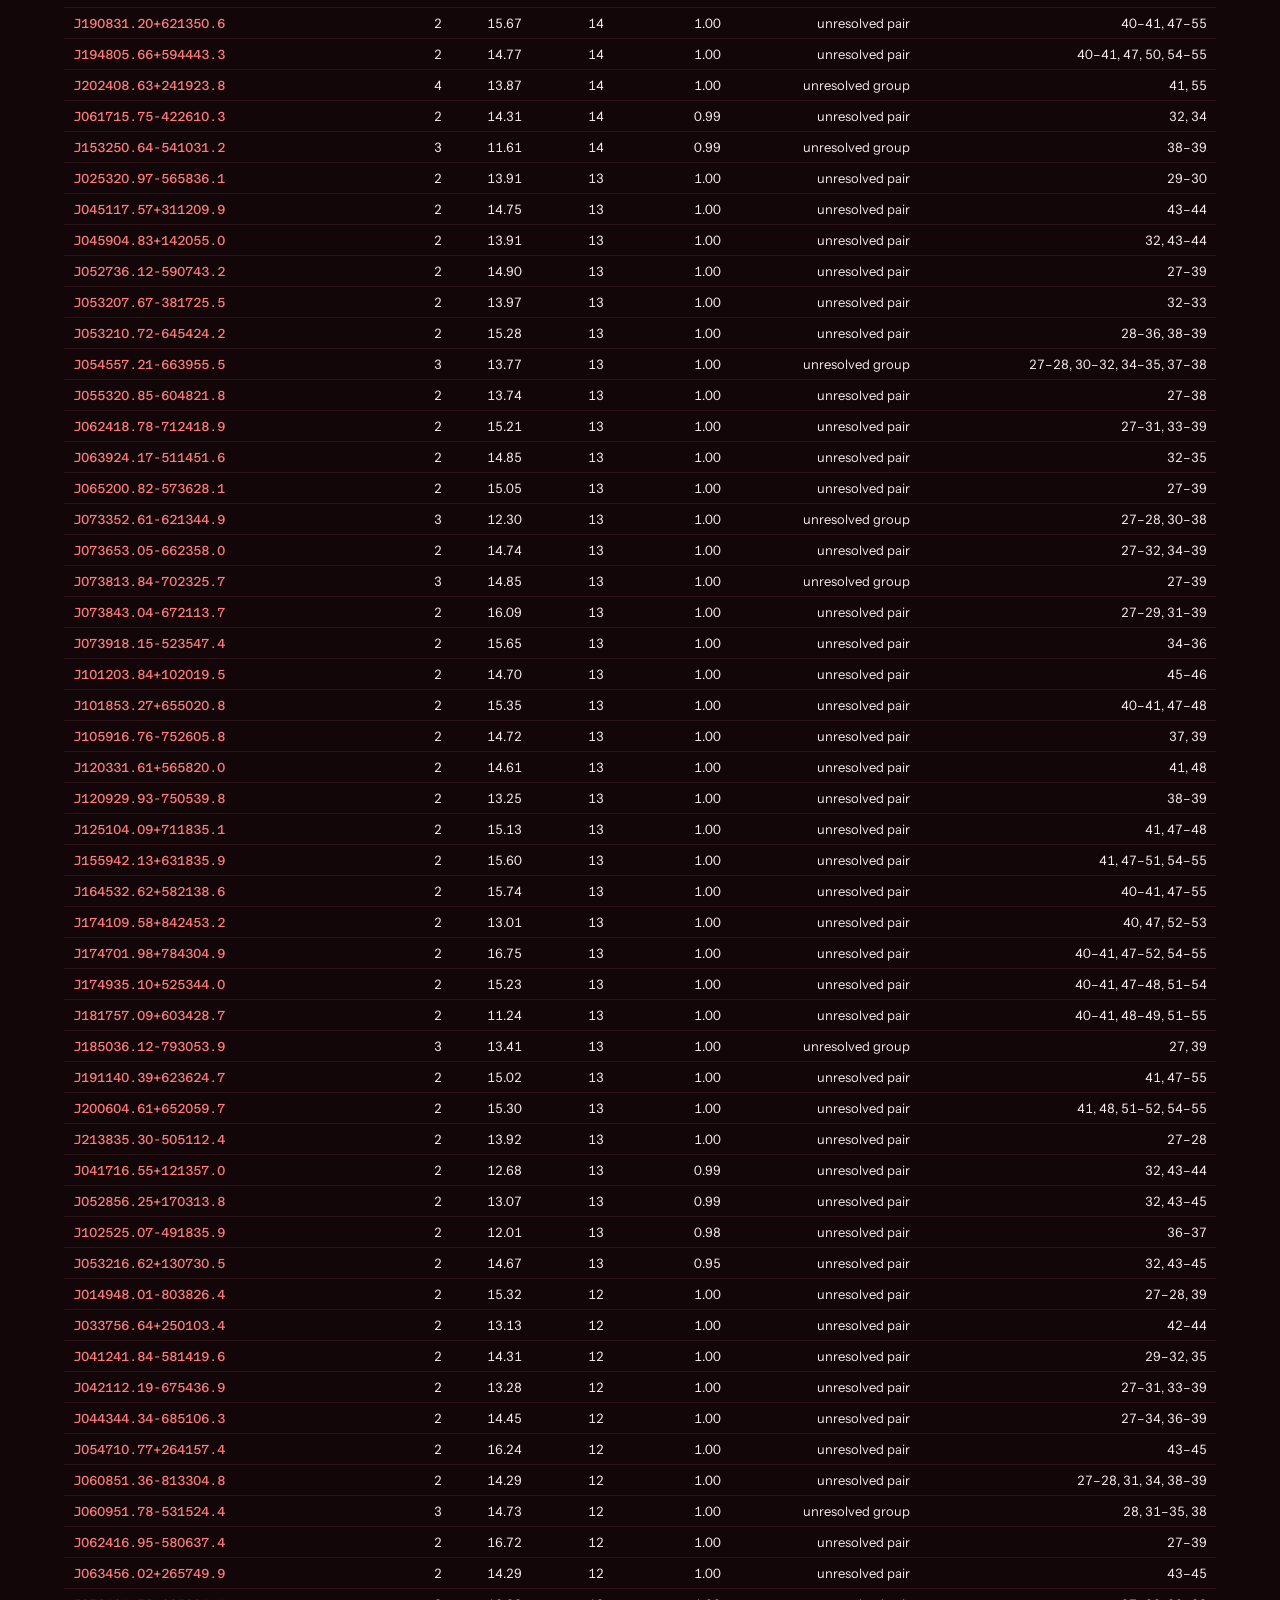
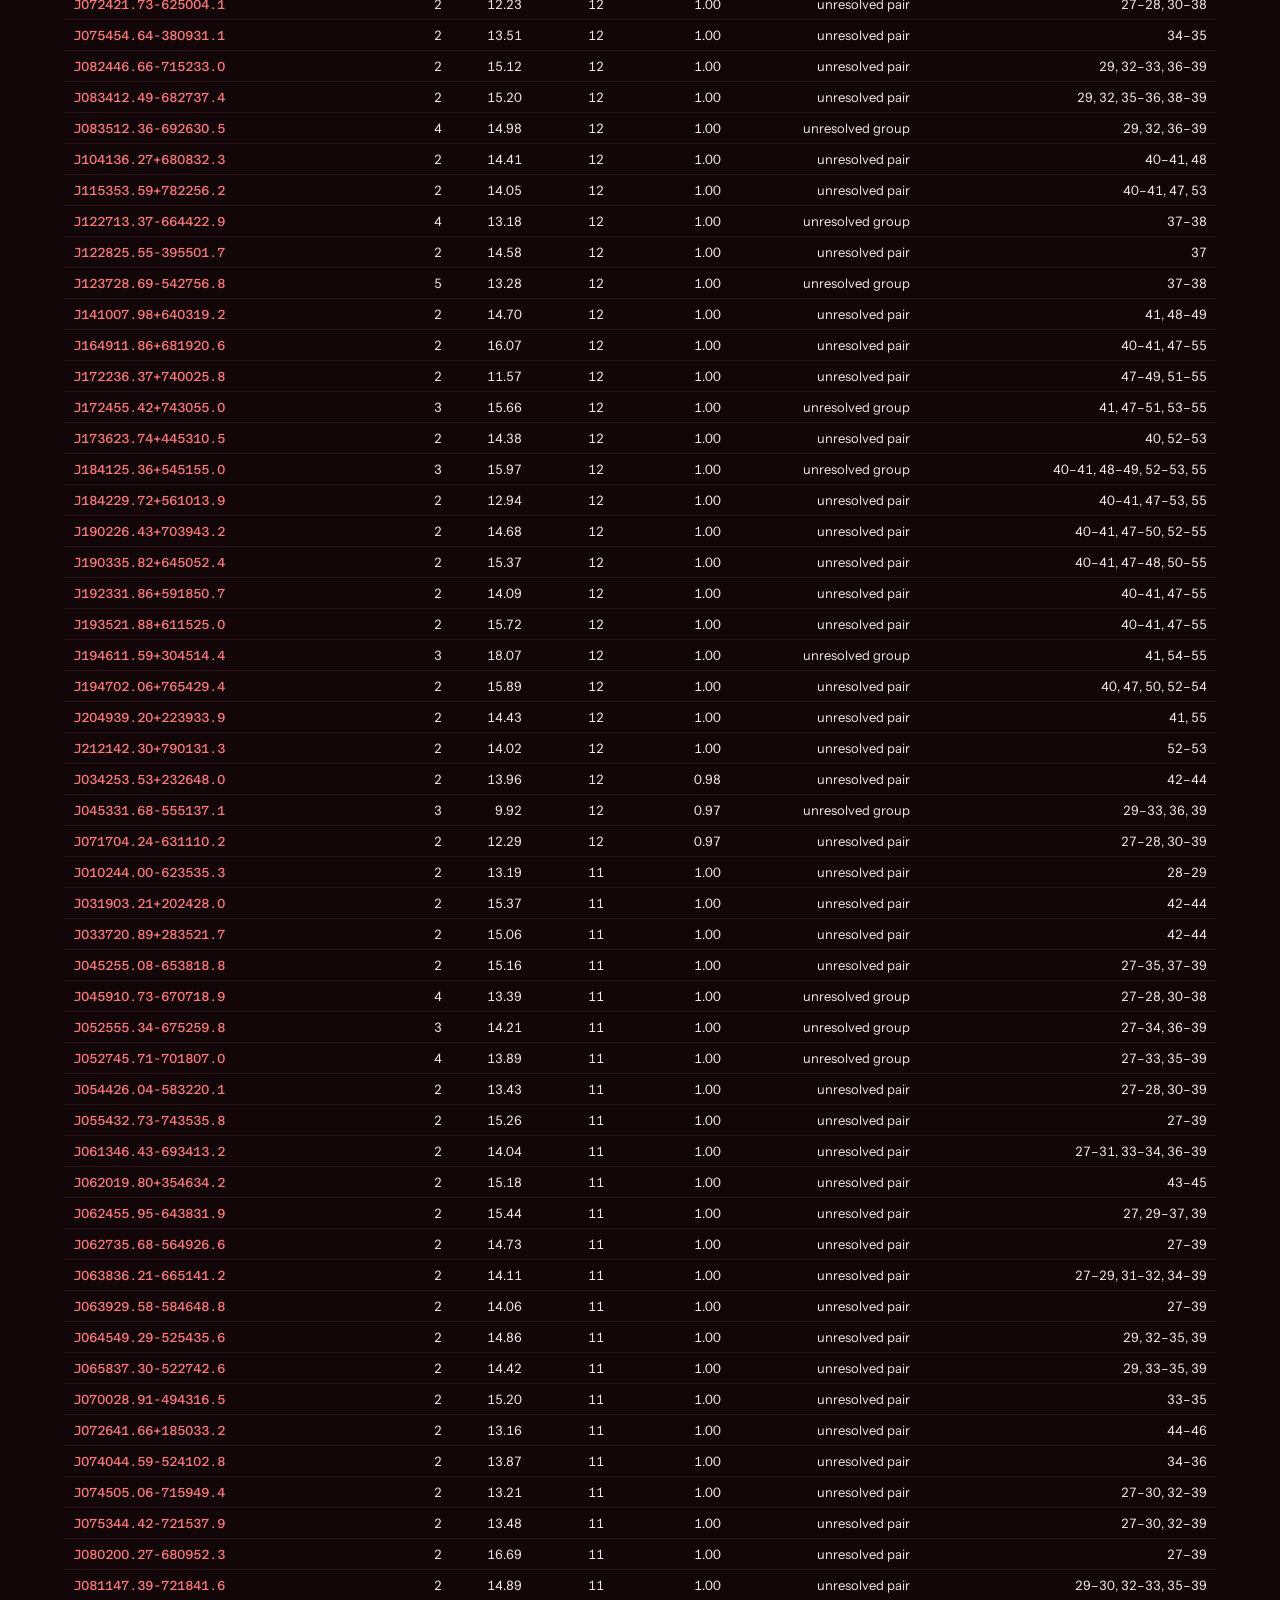
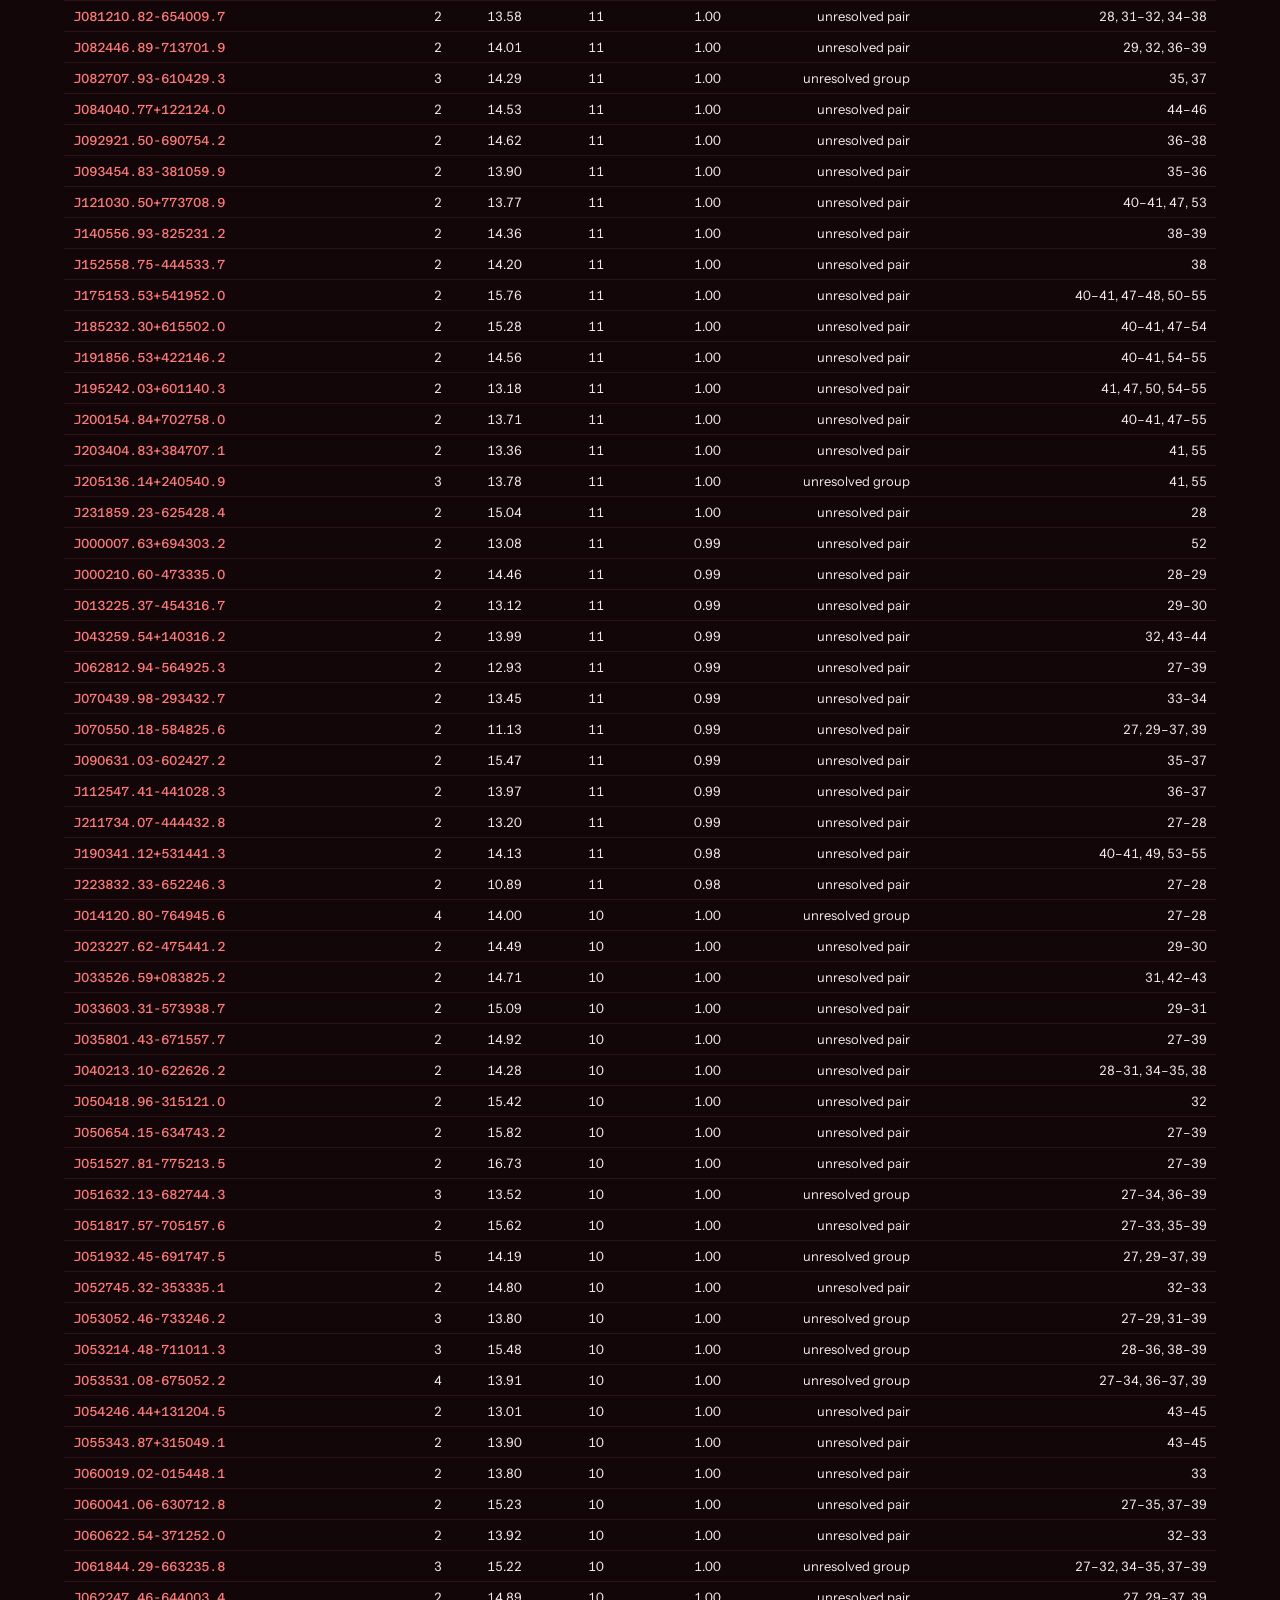
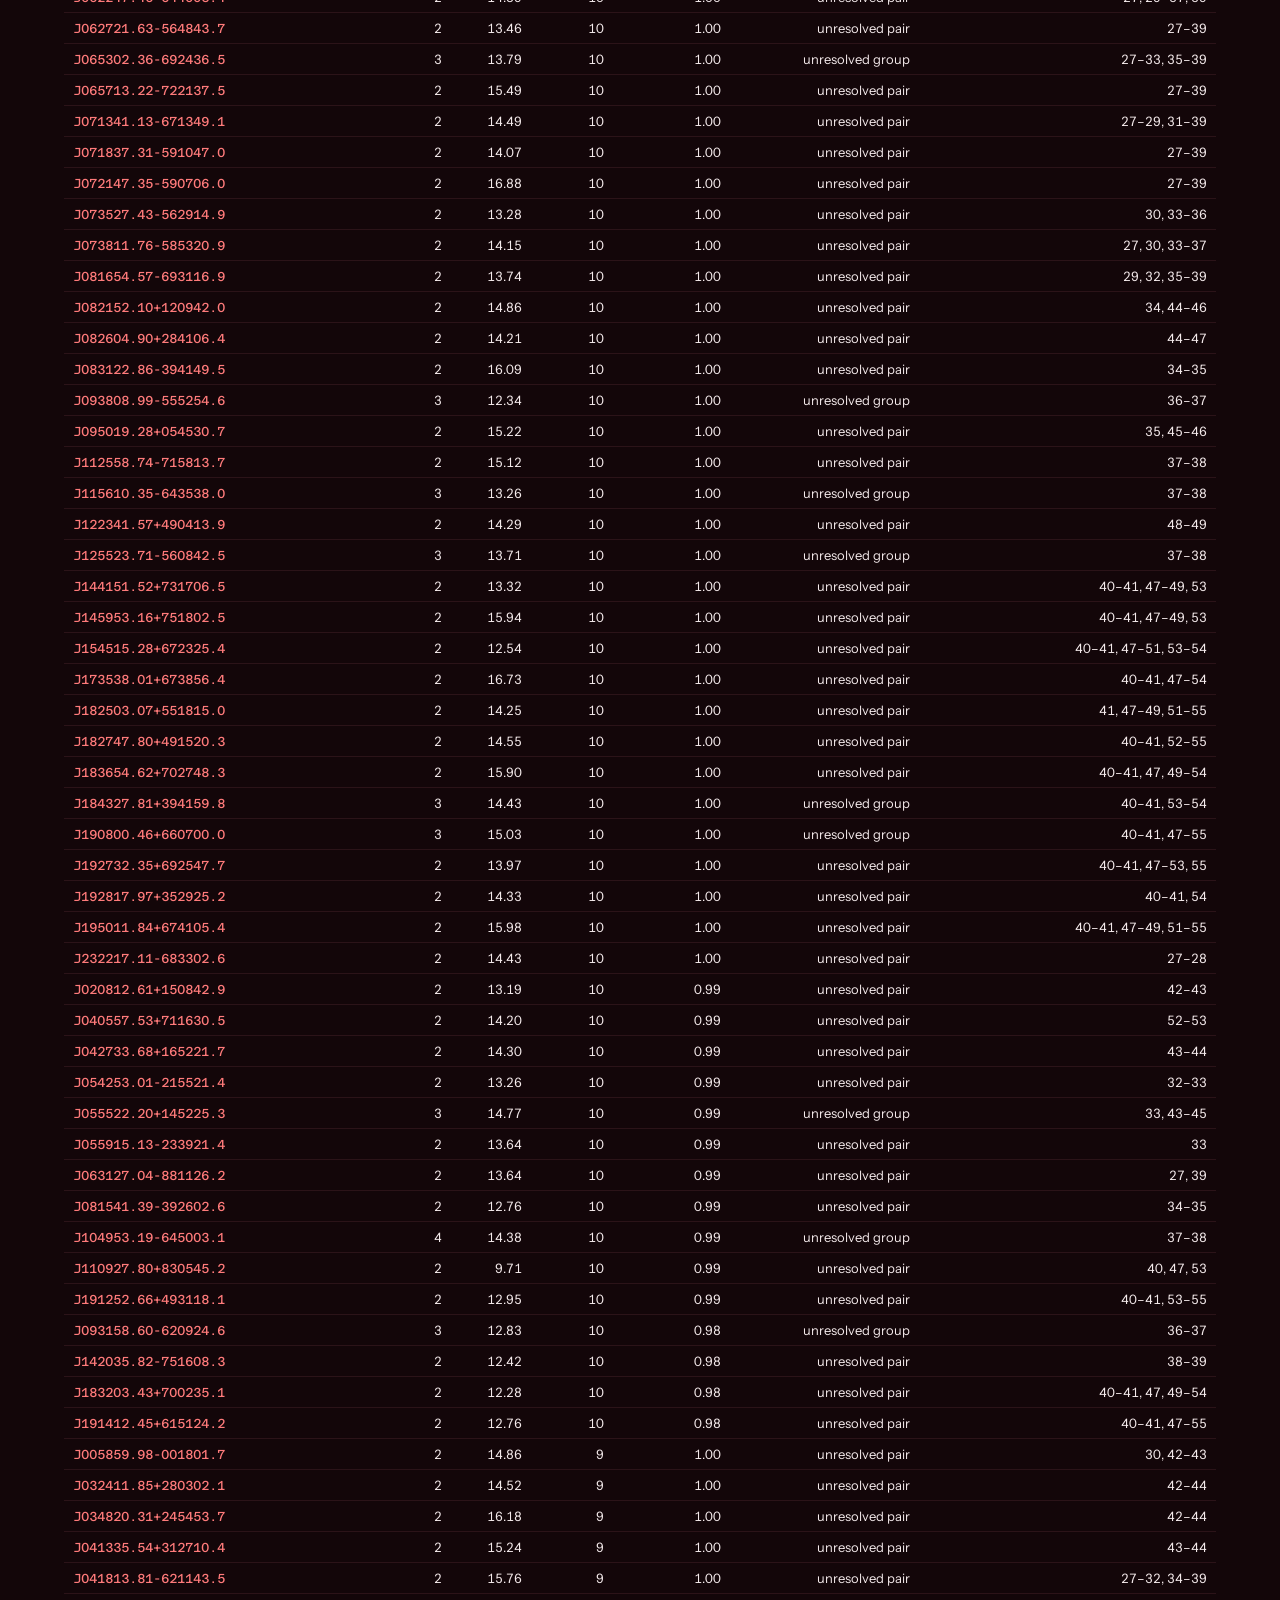
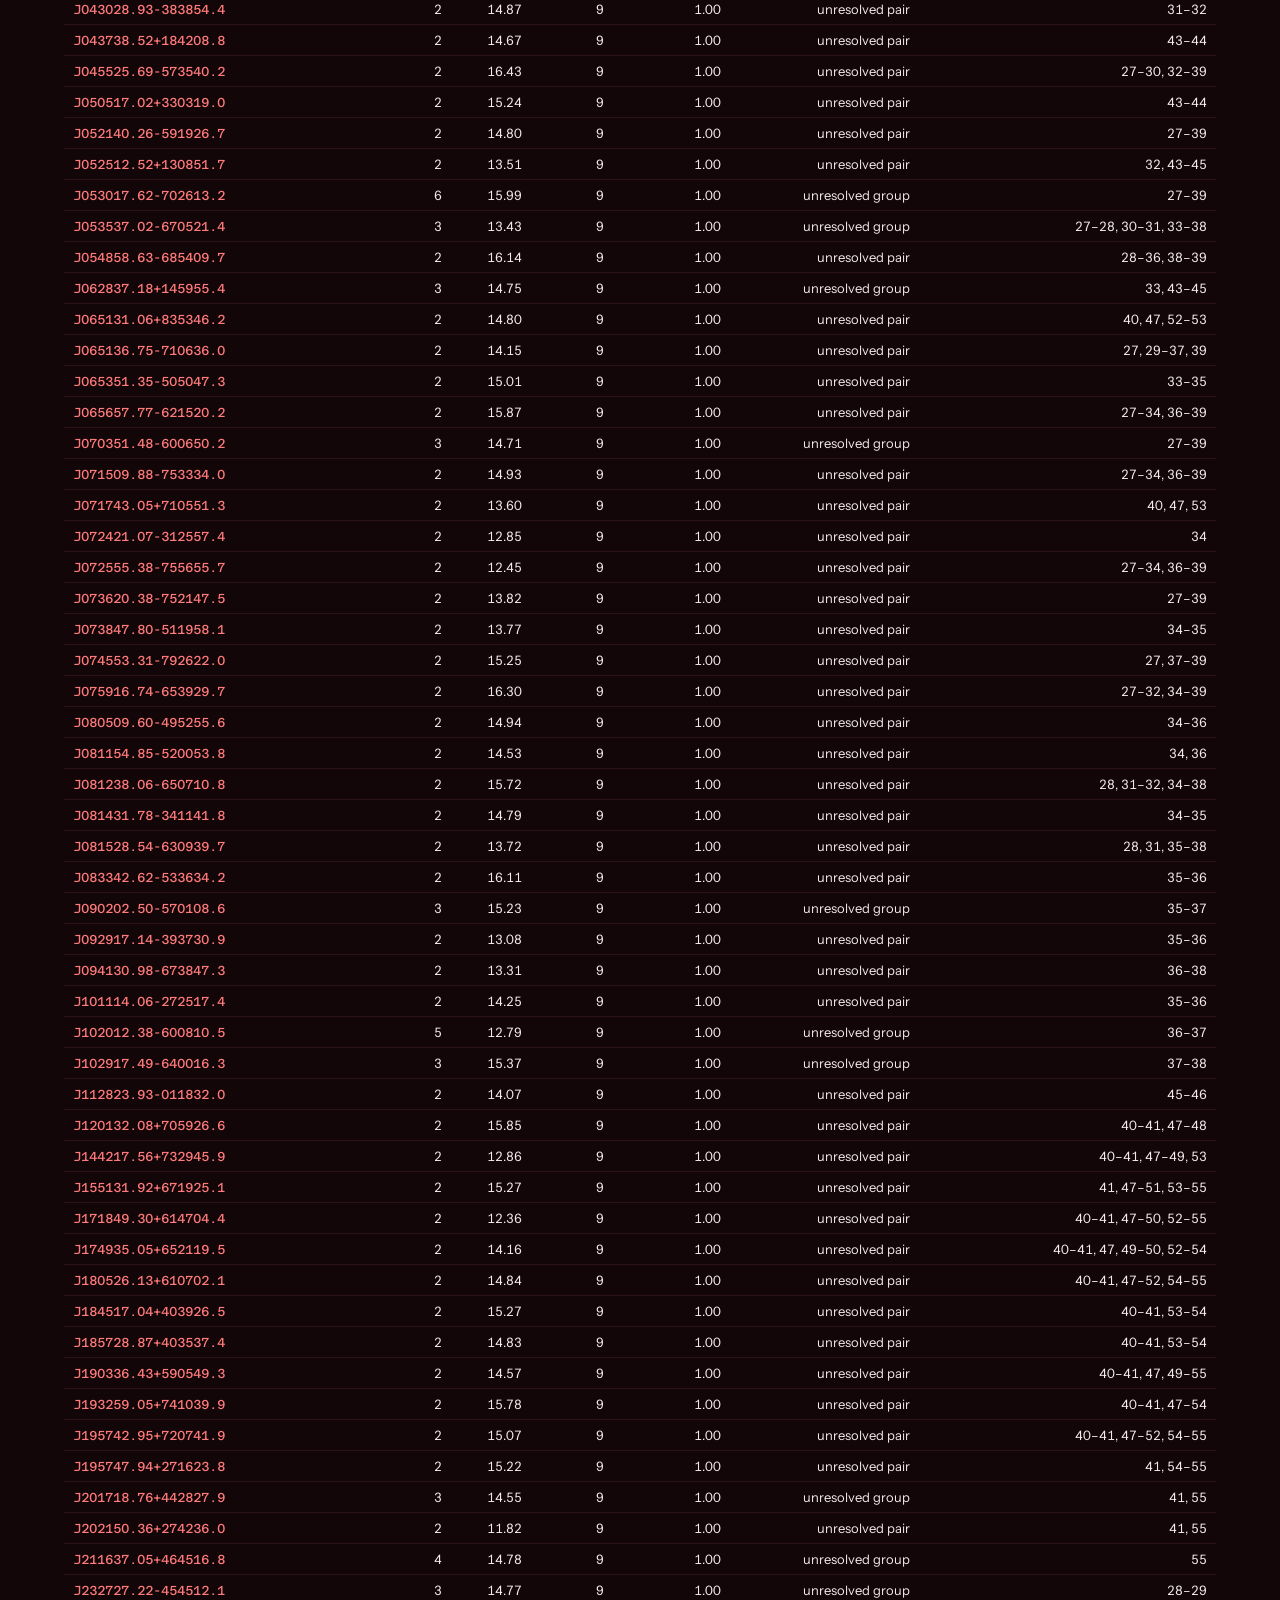
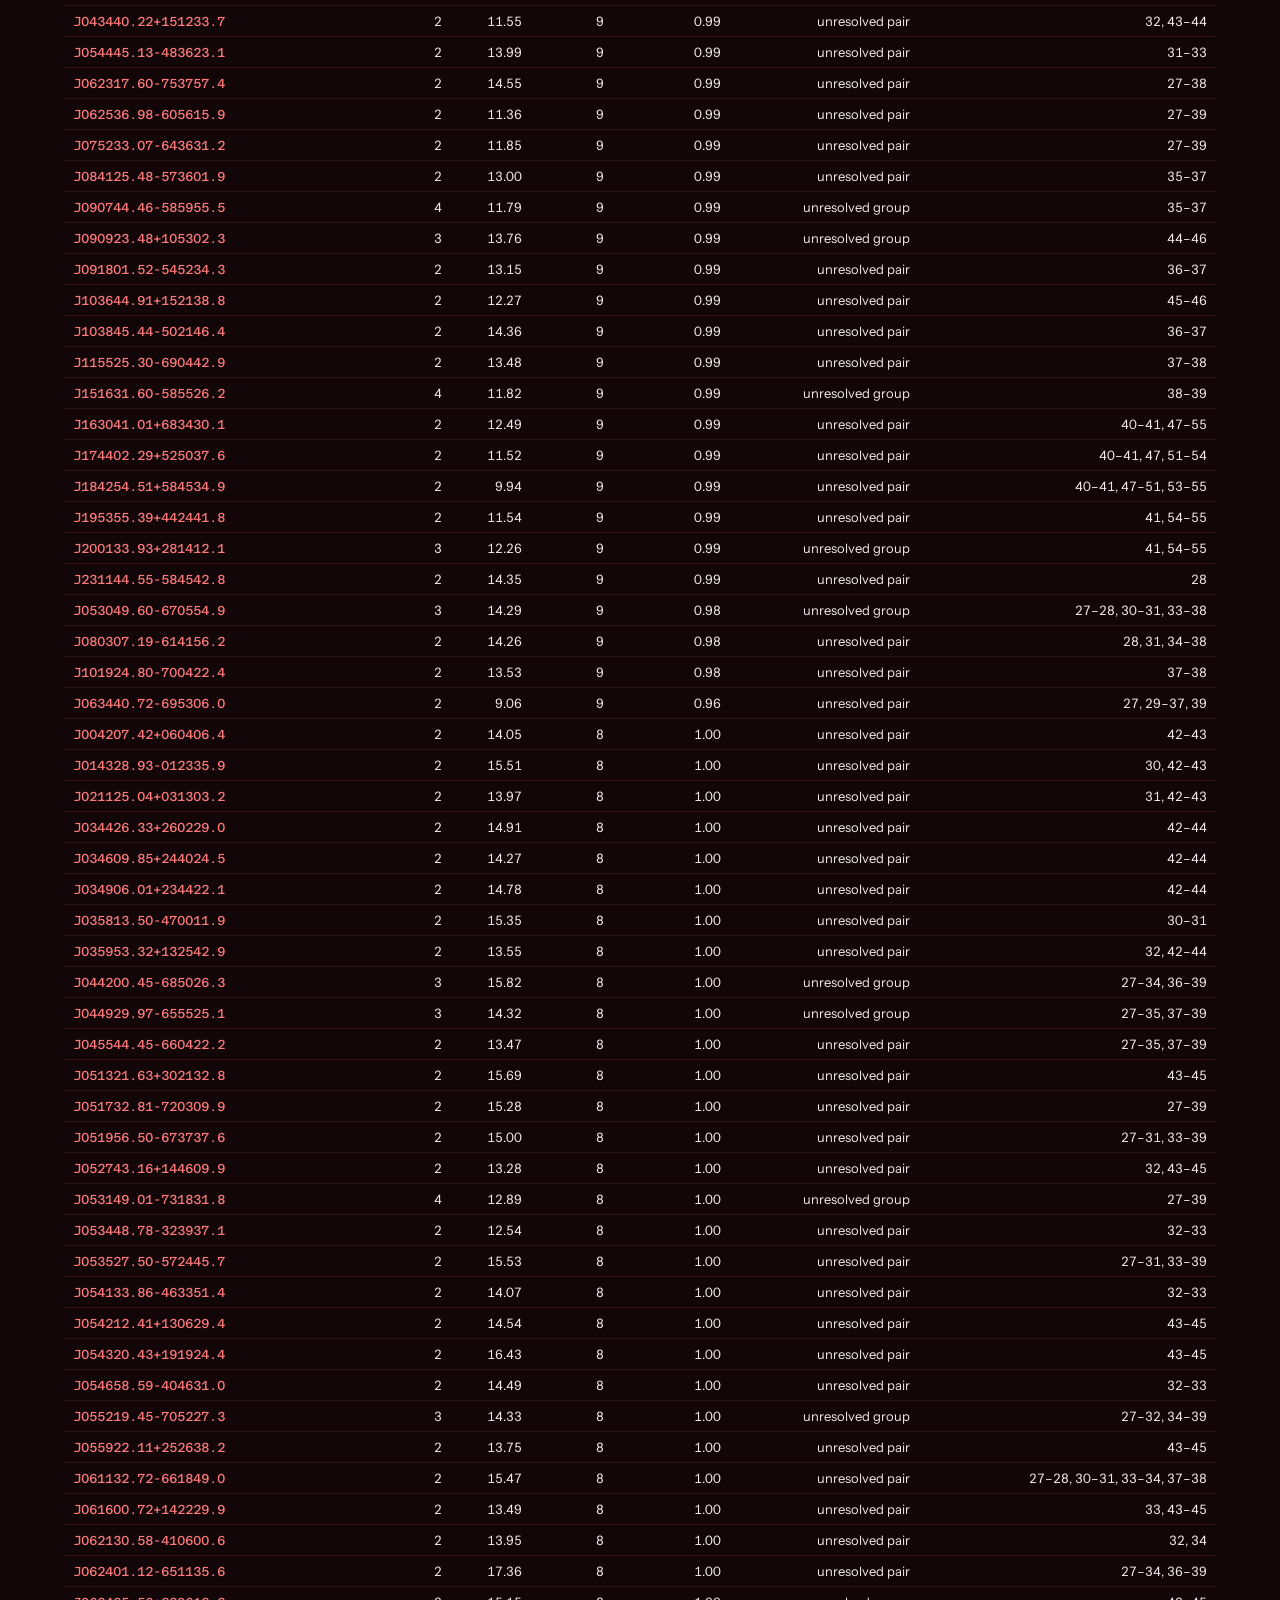
<file: silver.html>
<!doctype html><html lang="en"><meta charset="utf-8">
<title>Silver Sources — TESSELLATE Flare Catalogue</title>
<link rel="icon" href="assets/favicon.svg?v=1" type="image/svg+xml">
<meta name="viewport" content="width=device-width,initial-scale=1">
<link rel="preconnect" href="https://fonts.googleapis.com">
<link rel="preconnect" href="https://fonts.gstatic.com" crossorigin>
<link rel="stylesheet" href="https://fonts.googleapis.com/css2?family=Instrument+Sans:ital,wght@0,400;0,500;0,600;0,700;1,400&family=Azeret+Mono:wght@400;500&display=swap">
<link rel="stylesheet" href="assets/site.css?v=43">
<style>
  table.cat td.w{min-width:110px}
  .why{max-width:76ch}
</style>
<main class="wide" id="main">
  <a class="home" href="index.html">&larr; Catalogue home</a>
  <div id="list" hidden>
    <p class="eyebrow">TESSELLATE flare catalogue &middot; second tier</p>
    <h1 style="font-size:24px">Silver Sources</h1>
    <div class="tabs" role="group" aria-label="Catalogue" style="margin:2px 0 12px"><a href="search.html"><button type="button" aria-pressed="false">Gold flare stars</button></a><a href="silver.html"><button type="button" aria-pressed="true">Silver sources</button></a></div>
    <p class="note why">A silver source is a place on the sky with confident flares (p<sub>Flare</sub> &ge; 0.9) that cannot be pinned to a single Gaia star: usually two or more Gaia stars sit inside the flares' localisation regions and TESS's 21&Prime; pixels can't tell them apart, or flares sit near a single Gaia star without being confidently on it. A star that had a confident flare is also counted here, not as a gold flare star, when most of the flares at its position can't be pinned to it. Silver sources are catalogued like the flare stars &mdash; flares, light curves and measurements &mdash; except that the host is given as a list of candidate Gaia stars with their probabilities.</p>
    <div class="toolbar">
      <input id="q" type="search" placeholder="Name, any candidate's Gaia DR3 ID, or RA Dec [radius&prime;]&hellip;" autocomplete="off" spellcheck="false">
      <div class="filters">
        <label><input type="checkbox" id="fmulti"> 2 or more flares</label>
        <label>Kind <select id="fwhy"><option value="">any</option><option value="pair">unresolved pair</option><option value="group">unresolved group</option><option value="lone">one candidate</option></select></label>
      </div>
      <div id="hits"></div>
    </div>
    <div class="tablewrap"><table class="cat silver"><thead id="head"></thead><tbody id="rows"></tbody></table></div>
  </div>

</main>
<script src="assets/common.js?v=29"></script>
<script src="assets/silver.js?v=1"></script>
<script>
const $ = id => document.getElementById(id), P = new URLSearchParams(location.search);
const C = n => getComputedStyle(document.documentElement).getPropertyValue(n).trim();

function list(S) {
  $('list').hidden = false; $('head').innerHTML = TFSilver.head(false);
  const q = $('q'); q.value = P.get('q') || '';
  let shown = 0, VIEW = [];
  function draw(reset) {
    if (reset) { $('rows').innerHTML = ''; shown = 0; }
    const nx = VIEW.slice(shown, shown + 300); shown += nx.length;
    $('rows').insertAdjacentHTML('beforeend', nx.map(o => TFSilver.row(o)).join(''));
  }
  function apply() {
    let {list, cone} = q.value.trim() ? TFSilver.match(S, q.value) : {list: S.slice().sort((a, b) => b.n - a.n || b.pm - a.pm), cone: null};
    const w = $('fwhy').value;
    list = list.filter(o => (!$('fmulti').checked || o.n >= 2) && (!w || o.why === w));
    $('head').innerHTML = TFSilver.head(!!cone);
    $('hits').textContent = `${list.length.toLocaleString()} of ${S.length.toLocaleString()} silver sources` + (cone ? ` within ${cone.r}′ of (${cone.ra}, ${cone.dec})` : '');
    VIEW = list; draw(true);
  }
  q.addEventListener('input', apply); $('fmulti').addEventListener('change', apply); $('fwhy').addEventListener('change', apply);
  addEventListener('scroll', () => { if (shown < VIEW.length && innerHeight + scrollY > document.body.offsetHeight - 600) draw(false); });
  apply();
}

if (P.get('id')) location.replace(TF.starURL(P.get('id')));   // old links: the source's page is its star page
TFSilver.load().then(S => list(S))
  .catch(() => { $('list').hidden = false; $('hits') && ($('hits').textContent = 'Could not load the silver sources.'); });
</script>
</html>
</file>
<file: assets/site.css>
/* TESSELLATE flare star catalogue. Same tokens as the TESSELLATE asteroid catalogue
   (cheerfuluser.github.io/tessellate_asteroid); the accent is red here where the asteroids use purple.
   Type: Instrument Sans + Azeret Mono from Google Fonts (Hugh, 2026-10-20; linked in each page's head).
   Dark only, like the asteroid site. */
:root {
  /* dark, dark red ground (Hugh, 2026-10-15) */
  --bg:#130609; --panel:#30141b; --panel-border:#5a2a33; --hairline:#2b1318;
  --text:#f4eaeb; --text-dim:#c0a3a8; --text-faint:#8a6870;
  --accent:#ff7b7b; --accent-deep:#c2414a; --accent-bg:#4a1821; --warn:#e0a458;
  --plot-bg:#160709; --input-bg:#1a080c; --hover-bg:#2a0d13; --fig-bg:#1a0a0e;
  /* chart roles (also read by star.js) */
  --c-data:#eadfe0; --c-base:#4a86e8; --c-flare:#ff6b6b; --c-peak:#f0b35a; --c-shoulder:#b39aa0;
  /* chart inks as r,g,b (used with alpha in star.js / sky.js) so a light ground can swap them */
  --ink-rgb:244,234,235; --data-rgb:234,223,224; --gold-rgb:243,195,90; --band-rgb:255,214,110;
  --c-pts:#cdb8bc; --feat-text:#f3d58a;
  --c-pre:#5ec8b4; --c-host:#5ec8b4;   /* baseline cobalt (Hugh); host star in the sky view stays teal */
  /* flare classes; every use also carries the class name as text */
  --c-simple:#8fb4e6; --c-marginal:#e0a458; --c-possible:#e0a458; --c-complex:#ff7b7b; --c-shape:#c4a6f0;
}
*{box-sizing:border-box}
html{color-scheme:dark}
body{margin:0;background:var(--bg);color:var(--text);
  font-family:"Instrument Sans",system-ui,-apple-system,"Segoe UI",sans-serif;
  -webkit-font-smoothing:antialiased}
a{color:var(--accent);text-decoration:none}
a:hover{text-decoration:underline}
:focus-visible{outline:2px solid var(--accent);outline-offset:2px}
.mono{font-family:"Azeret Mono",ui-monospace,monospace;font-variant-numeric:tabular-nums}

main{max-width:980px;margin:0 auto;padding:44px 24px 80px}
main.wide{max-width:1200px}
.eyebrow{font-family:"Azeret Mono",ui-monospace,monospace;font-size:11px;letter-spacing:.08em;
  text-transform:uppercase;color:var(--text-faint);margin:0 0 6px}
h1{font-size:30px;margin:0 0 8px;letter-spacing:-0.02em;text-wrap:balance}
h2{font-size:16px;margin:36px 0 10px}
.lede{color:var(--text-dim);font-size:14.5px;line-height:1.65;margin:0 0 26px;max-width:72ch}
p.note{color:var(--text-dim);font-size:13px;line-height:1.6;margin:0 0 14px;max-width:74ch}
.note a{border-bottom:1px solid #ff7b7b55}
.note a:hover{text-decoration:none;border-bottom-color:var(--accent)}
a.home{display:inline-block;font-size:12px;color:var(--text-dim);margin-bottom:12px;
  border-bottom:1px solid transparent}
a.home:hover{color:var(--accent);text-decoration:none;border-bottom-color:var(--accent)}
.caveat{margin:0 0 26px;padding:12px 15px;border-radius:8px;background:#e0a4581a;
  border:1px solid #e0a45840;font-size:12.5px;line-height:1.6;color:#e8c99a;max-width:76ch}
footer{margin-top:48px;padding-top:14px;border-top:1px solid var(--hairline);font-size:12px;
  color:var(--text-faint);line-height:1.6}

/* home page title block, centred (Hugh 2026-10-28) */
.hero{text-align:center;padding:36px 0 14px}
.hero .lede{margin-left:auto;margin-right:auto}
.hero h1{font-size:38px}
/* TSS logo beside the title, as the logo and wordmark on the TSS landing page (and the asteroid catalogue) */
.lockup{display:flex;align-items:center;justify-content:center;gap:18px;margin:4px 0 14px}
.lockup h1{margin:0}
.lockup .mark{height:80px;width:auto;display:block}

/* interactive charts (charts.js): the axis titles are buttons that open a pick list */
.chart-stage{position:relative}
.chart canvas{width:100%;display:block}
.axis-btn{position:absolute;transform:translate(-50%,-50%);background:none;border:1px solid transparent;border-radius:6px;
  padding:2px 7px;font:inherit;font-size:12px;color:var(--text);cursor:pointer;white-space:nowrap}
.axis-btn:hover,.axis-btn[aria-expanded="true"]{border-color:var(--panel-border);background:var(--input-bg)}
.axis-btn .caret{color:var(--accent);font-size:10px}
.ax-y{transform:translate(-50%,-50%) rotate(-90deg)}
.chart-key{margin-top:4px;min-height:22px}
.chart-key .axis-btn{position:static;transform:none;font-size:11.5px;color:var(--text-dim);padding:2px 6px 2px 0}
/* histogram key: the split toggle (a .sky-chip) and, when on, the simple / complex legend */
.chart-key .hist-split{margin-left:2px}
.chart-key .hist-split[aria-pressed="true"]{color:var(--text);border-color:var(--accent);background:var(--accent-bg);opacity:1}
.hist-leg{font-size:11.5px;color:var(--text-dim)}
.hist-leg i{display:inline-block;width:14px;height:2px;vertical-align:middle;margin:0 5px 0 10px}
.axis-menu{position:absolute;z-index:4;min-width:190px;max-height:300px;overflow-y:auto;background:var(--panel);
  border:1px solid var(--panel-border);border-radius:8px;padding:4px;box-shadow:0 6px 18px rgba(0,0,0,.45)}
.axis-menu .am-g{font-size:10.5px;letter-spacing:.06em;text-transform:uppercase;color:var(--text-faint);padding:6px 8px 2px}
.axis-menu button{display:block;width:100%;text-align:left;background:none;border:0;border-radius:5px;padding:5px 8px;
  font:inherit;font-size:12px;color:var(--text-dim);cursor:pointer}
.axis-menu button:hover,.axis-menu button:focus-visible{background:var(--hover-bg);color:var(--text);outline:none}
.axis-menu button[aria-selected="true"]{color:var(--accent)}

/* headline numbers */
/* home-page statistics (Hugh, 2026-10-29: option C): two centred headline panels, each with a gold/silver
   quality bar, then the secondary stats as pills */
.kpi{margin:0 0 30px}
.kpi .head{display:flex;flex-wrap:wrap;justify-content:center;gap:12px}
.kpi .head > div{width:340px;max-width:100%;text-align:center;background:var(--panel);
  border:1px solid var(--panel-border);border-radius:9px;padding:16px 18px}
.kpi .v{font-family:"Azeret Mono",ui-monospace,monospace;font-size:30px;font-variant-numeric:tabular-nums}
.kpi .l{font-size:15px;font-weight:500;color:var(--text-dim);margin-top:2px}
.kpi .bar{display:flex;height:10px;border-radius:5px;overflow:hidden;background:var(--hairline);margin-top:12px}
.kpi .bar i{display:block}
.kpi .bar .g{background:rgb(var(--gold-rgb))}
.kpi .bar .s{background:#cfc7c9;opacity:.75}
.kpi .barlab{display:flex;justify-content:space-between;gap:8px;font-size:12px;color:var(--text-dim);margin-top:6px}
.kpi .barlab span{white-space:nowrap}
.kpi .barlab b{font-family:"Azeret Mono",ui-monospace,monospace;font-weight:500;font-variant-numeric:tabular-nums}
.kpi .barlab .g b{color:rgb(var(--gold-rgb))}
.kpi .barlab .s b{color:#cfc7c9}
.kpi .minor{display:flex;flex-wrap:wrap;justify-content:center;gap:8px;margin-top:16px}
.kpi .minor span{font-size:13px;color:var(--text-dim);background:var(--panel);border:1px solid var(--panel-border);
  border-radius:999px;padding:6px 14px}
.kpi .minor b{font-family:"Azeret Mono",ui-monospace,monospace;font-weight:500;color:var(--text);font-variant-numeric:tabular-nums;
  margin-right:5px}

/* figures */
.figs{display:grid;grid-template-columns:repeat(auto-fit,minmax(330px,1fr));gap:16px}
.figs figure{margin:0;background:var(--fig-bg);border:1px solid var(--panel-border);border-radius:9px;padding:10px}
.figs img{width:100%;height:auto;border-radius:5px;display:block}
.figs figcaption{font-size:11.5px;color:var(--text-dim);margin-top:7px;line-height:1.45}
/* short caption + (i) bubble (TF.cap): the bubble floats over the figure, so nothing moves when it opens */
.figs figure{position:relative;display:flex;flex-direction:column}
/* a static figure (the stacked flares) sits centred in whatever height its row's taller panel gives it, so the
   captions of a row line up at the bottom */
.figs figure > img{margin:auto 0}
.info{display:inline-flex;align-items:center;justify-content:center;width:15px;height:15px;margin-left:3px;padding:0;
  border:1px solid var(--text-faint);border-radius:50%;background:none;color:var(--text-dim);cursor:pointer;
  font:italic 600 10px/1 Georgia,"Times New Roman",serif;vertical-align:1px}
.info:hover,.info[aria-expanded="true"]{color:var(--text);border-color:var(--accent)}
.info-pop{position:absolute;left:10px;right:10px;z-index:5;background:var(--panel);border:1px solid var(--panel-border);
  border-radius:8px;padding:10px 12px;font-size:12px;line-height:1.55;color:var(--text-dim);box-shadow:0 6px 20px rgba(0,0,0,.5)}
/* interactive sky map (sky.js) */
.sky{position:relative}
.sky-tools{display:flex;align-items:center;gap:8px;flex-wrap:wrap;margin-bottom:6px;font-size:11.5px}
.sky-tools button{background:var(--input-bg);color:var(--text-dim);border:1px solid var(--panel-border);padding:3px 9px;font:inherit;cursor:pointer}
.sky-tools button:hover{color:var(--text);border-color:var(--accent)}
.sky-tools .seg{display:inline-flex}
.sky-tools .seg button:first-child{border-radius:6px 0 0 6px}
.sky-tools .seg button:last-child{border-radius:0 6px 6px 0;margin-left:-1px}
.sky-tools .seg button{position:relative}
.sky-tools .seg button:hover,.sky-tools .seg button[aria-pressed="true"]{z-index:1}
.sky-tools .seg button[aria-pressed="true"]{background:var(--accent-bg);color:var(--text);border-color:var(--accent)}
.sky-btns{margin-left:auto;display:inline-flex;gap:6px}
.sky-btns button{border-radius:6px}
.sky-coord{position:absolute;left:6px;bottom:6px;pointer-events:none;font-family:"Azeret Mono",ui-monospace,monospace;
  font-size:11px;color:var(--text-dim);white-space:pre;background:rgba(19,6,9,.78);border-radius:5px;padding:2px 6px}
.sky-coord:empty{display:none}
.sky-stage{position:relative}
.sky canvas{width:100%;display:block;cursor:grab;touch-action:pan-y}
.sky-tip{position:absolute;pointer-events:none;background:var(--panel);border:1px solid var(--panel-border);border-radius:6px;
  padding:6px 8px;font-size:11.5px;line-height:1.45;color:var(--text);white-space:nowrap;box-shadow:0 4px 14px rgba(0,0,0,.4);z-index:2}
.sky-key{margin-top:6px;height:18px;display:flex;justify-content:space-between;align-items:center;gap:10px;
  font-size:11.5px;color:var(--text-dim);white-space:nowrap;overflow:hidden}
.sky-leg{overflow:hidden;text-overflow:ellipsis}
.sky-size{position:absolute;top:6px;right:6px;pointer-events:none;font-size:10.5px;color:var(--text-dim);
  background:rgba(19,6,9,.78);border-radius:5px;padding:2px 6px;opacity:0}
.sky-ramp{display:inline-block;width:70px;height:8px;border-radius:4px;vertical-align:middle;margin-right:6px}
.sky-hint{font-size:11px;color:var(--text-faint);margin-left:auto}
/* expanded: the map spans the figure grid */
.figs figure.sky-expanded{grid-column:1/-1}

/* search + tables */
.searchrow{display:flex;gap:10px;align-items:stretch}
#q{flex:1;min-width:0;width:100%;padding:11px 13px;font-size:14px;border-radius:8px;background:var(--input-bg);
  border:1px solid var(--panel-border);color:var(--text);font-family:inherit}
#q:focus{outline:none;border-color:var(--accent)}
.btn{flex:0 0 auto;padding:0 16px;font-family:inherit;font-size:13px;cursor:pointer;color:var(--accent);
  background:var(--input-bg);border:1px solid var(--panel-border);border-radius:8px;white-space:nowrap}
.btn:hover{border-color:var(--accent);background:var(--hover-bg)}
.filters{display:flex;gap:16px;flex-wrap:wrap;margin:10px 0 2px;font-size:12px;color:var(--text-dim)}
.filters label{display:flex;align-items:center;gap:5px;cursor:pointer}
.filters input[type=checkbox]{accent-color:var(--accent)}
.filters select{background:var(--input-bg);border:1px solid var(--panel-border);color:var(--text);
  border-radius:6px;padding:3px 6px;font-family:inherit;font-size:12px}
#hits{font-size:12px;color:var(--text-faint);margin:8px 0}
.tablewrap{overflow-x:auto;-webkit-overflow-scrolling:touch}
table.cat{width:100%;border-collapse:separate;border-spacing:0;font-size:13px;font-variant-numeric:tabular-nums}
table.cat th{text-align:right;padding:8px 9px;color:var(--text-faint);font-weight:500;font-size:11.5px;
  letter-spacing:.04em;background:var(--bg);box-shadow:inset 0 -1px 0 var(--panel-border);white-space:nowrap}
table.cat th[data-k]{cursor:pointer;user-select:none}
table.cat th[data-k]:hover{color:var(--text)}
table.cat th[data-k]::after{content:'\2195';margin-left:5px;opacity:.25;font-size:10px}
table.cat th[aria-sort="ascending"]::after{content:'\2191';opacity:1;color:var(--accent)}
table.cat th[aria-sort="descending"]::after{content:'\2193';opacity:1;color:var(--accent)}
table.cat th[aria-sort]{color:var(--text)}
table.cat td{text-align:right;padding:7px 9px;border-bottom:1px solid var(--hairline);white-space:nowrap}
table.cat th:first-child,table.cat td:first-child{text-align:left}
table.cat tbody tr:hover{background:var(--hover-bg)}
table.cat tbody tr.sel{background:var(--accent-bg)}
table.cat tbody tr.click{cursor:pointer}
.toolbar{position:sticky;top:0;background:var(--bg);padding:12px 0 14px;z-index:5;
  border-bottom:1px solid var(--panel-border);margin-bottom:10px}

/* flare class tags: colour reinforces the text label, never replaces it */
.tag{display:inline-block;padding:1px 7px;border-radius:9px;font-size:11px;letter-spacing:.02em;
  white-space:nowrap;border:1px solid transparent}
.tag.simple{color:var(--c-simple);background:#8fb4e61a;border-color:#8fb4e647}
.tag.marginal{color:var(--c-marginal);background:#e0a4581c;border-color:#e0a45847}
.tag.possible{color:var(--c-possible);background:#e0a4581c;border-color:#e0a45847}
.tag.complex{color:var(--c-complex);background:#ff7b7b1f;border-color:#ff7b7b52}
.tag.shape{color:var(--c-shape);background:#c4a6f01f;border-color:#c4a6f04d}
.tag.tier{color:var(--text-dim);border-color:var(--panel-border)}

/* ---- star page ---- */
.star h1{font-size:24px}
.toprow{display:grid;grid-template-columns:minmax(0,1fr) minmax(0,1fr);gap:16px;margin:14px 0 16px}
.panel{background:var(--panel);border:1px solid var(--panel-border);border-radius:10px;padding:16px 18px}
.sec{font-family:"Azeret Mono",ui-monospace,monospace;font-size:10px;letter-spacing:.09em;
  text-transform:uppercase;color:var(--text-faint);margin:14px 0 4px}
.sec:first-child{margin-top:0}
.stat-row{display:flex;justify-content:space-between;align-items:baseline;padding:5px 0;
  border-top:1px solid var(--hairline);gap:16px}
.stat-row:first-of-type{border-top:none}
.stat-label{font-size:12.5px;color:var(--text-dim)}
.stat-value{font-family:"Azeret Mono",ui-monospace,monospace;font-size:12.5px;
  font-variant-numeric:tabular-nums;text-align:right}
.sub{opacity:.62;font-size:11px}
table.sect{width:100%;border-collapse:collapse;margin:2px 0 8px;font-family:"Azeret Mono",ui-monospace,monospace;
  font-size:12px;font-variant-numeric:tabular-nums}
table.sect th{font-family:"Instrument Sans",system-ui,sans-serif;font-weight:500;font-size:10.5px;color:var(--text-faint);
  text-align:right;padding:3px 6px 5px;border-bottom:1px solid var(--panel-border);white-space:nowrap}
table.sect td{text-align:right;padding:3px 6px;border-top:1px solid var(--hairline);white-space:nowrap}
table.sect th:first-child,table.sect td:first-child{text-align:left;padding-left:0}
table.sect th:last-child,table.sect td:last-child{padding-right:0}
table.sect td.none{color:var(--text-faint)}
table.sect tr.quiet td{color:var(--text-dim)}
.links{display:flex;gap:14px;flex-wrap:wrap;font-size:12px;margin-top:10px}
#aladin{width:100%;height:100%;min-height:330px;border-radius:7px;overflow:hidden;background:#000}
.skypanel{display:flex;flex-direction:column;padding:10px}
.skypanel .hint{margin:8px 4px 0}
.hint{margin:6px 0 0;font-size:11px;line-height:1.5;color:var(--text-faint)}
.lchead{display:flex;align-items:center;justify-content:space-between;gap:12px;flex-wrap:wrap;margin-bottom:8px}
.tabs{display:flex;gap:6px;flex-wrap:wrap}
.tabs button{font-family:"Azeret Mono",ui-monospace,monospace;font-size:11.5px;padding:4px 10px;
  border-radius:6px;background:var(--input-bg);border:1px solid var(--panel-border);color:var(--text-dim);cursor:pointer}
.tabs button:hover{border-color:var(--accent);color:var(--text)}
.tabs button[aria-pressed="true"]{background:var(--accent-bg);border-color:var(--accent-deep);color:var(--accent)}
.toggles{display:flex;gap:16px;flex-wrap:wrap}
.toggle{font-size:12px;color:var(--text-dim);display:flex;align-items:center;gap:6px;cursor:pointer}
.toggle[hidden]{display:none}
.toggle input{accent-color:var(--accent)}
.chart{width:100%;background:var(--plot-bg);border-radius:7px;padding:4px 0 0}
.flaregrid{display:grid;grid-template-columns:minmax(0,1.7fr) minmax(250px,1fr);gap:16px;align-items:start}
.fcomp{margin-top:6px}
.stat-row.stack{flex-direction:column;align-items:flex-start;gap:2px}
.stat-row.stack .stat-value{text-align:left}
#fstats hr.split{border:none;border-top:1px solid var(--panel-border);margin:8px 0 4px}
#fstats hr.split + .stat-row{border-top:none}
.fcomp:empty{display:none}
table.sect.comp{margin-bottom:2px}
table.sect.comp td:first-child{font-family:"Instrument Sans",system-ui,sans-serif}
table.sect.comp .sw{display:inline-block;width:16px;height:0;border-top:2.2px dashed;margin-right:7px;vertical-align:3px}
.fprov{display:grid;grid-template-columns:minmax(0,1fr) minmax(0,1fr);column-gap:28px;margin-top:8px}
.fprov .stat-row{border-top:none;border-bottom:1px solid var(--hairline)}
.fprov .wide{grid-column:1/-1}
.legend-row{display:flex;gap:14px;flex-wrap:wrap;font-size:11px;color:var(--text-dim);margin:6px 2px 0}
.legend-row i{display:inline-block;width:14px;height:9px;border-radius:2px;margin-right:5px;vertical-align:-1px}
.empty{padding:40px;text-align:center;color:var(--text-dim);font-size:14px}
.dl{display:flex;flex-direction:column;gap:4px;margin:2px 0 4px;font-size:12px}
.panel + .panel{margin-top:16px}

/* uPlot on the dark surface */
.uplot{font-family:"Azeret Mono",ui-monospace,monospace}
/* drag-to-zoom window. uPlot.min.css loads after this file, so the selector must out-rank its .uplot .u-select */
.chart .uplot .u-select{background:rgba(var(--ink-rgb),0.13);box-shadow:inset 0 0 0 1px rgba(var(--ink-rgb),0.38)}  /* inset: nothing drawn at zero size */

@media (max-width:820px){
  /* minmax(0,...) so a chart can never widen its column (plain 1fr grows to fit its content) */
  .toprow,.flaregrid{grid-template-columns:minmax(0,1fr)}
  #aladin{min-height:300px}
}
@media (max-width:640px){
  .lockup{gap:12px} .lockup .mark{height:52px}
  .fprov{grid-template-columns:minmax(0,1fr)}
  main{padding:26px 14px 56px}
  h1{font-size:25px}
  .kpi{grid-template-columns:repeat(auto-fit,minmax(130px,1fr));gap:8px}
  .figs{grid-template-columns:1fr}
  .searchrow{flex-wrap:wrap}
  .btn{width:100%;padding:10px 16px}
  table.cat{font-size:12px}
  .panel{padding:13px 13px}
}
.chart{position:relative;padding-bottom:15px}
.chart .readout{position:absolute;right:10px;bottom:3px;font:11px "Azeret Mono",ui-monospace,monospace;color:var(--text-faint);pointer-events:none;white-space:nowrap}
.nowrap{white-space:nowrap}

/* silver sources: sky-map layer chips, the silver tag, candidate-host probability bars */
.sky-chip{font:inherit;font-size:11px;color:var(--text-dim);background:var(--input-bg);border:1px solid var(--panel-border);border-radius:5px;padding:1px 7px;margin-right:6px;cursor:pointer}
.sky-chip i{display:inline-block;width:8px;height:8px;border-radius:50%;margin-right:5px;vertical-align:0}
.sky-chip[aria-pressed="false"]{opacity:.45}
.tag.silver{color:#cfc7c9;background:#cfc7c91a;border-color:#cfc7c94d}
.wbar{display:inline-block;height:7px;border-radius:2px;background:#b9b1b3;vertical-align:1px;margin-right:6px}
</file>
